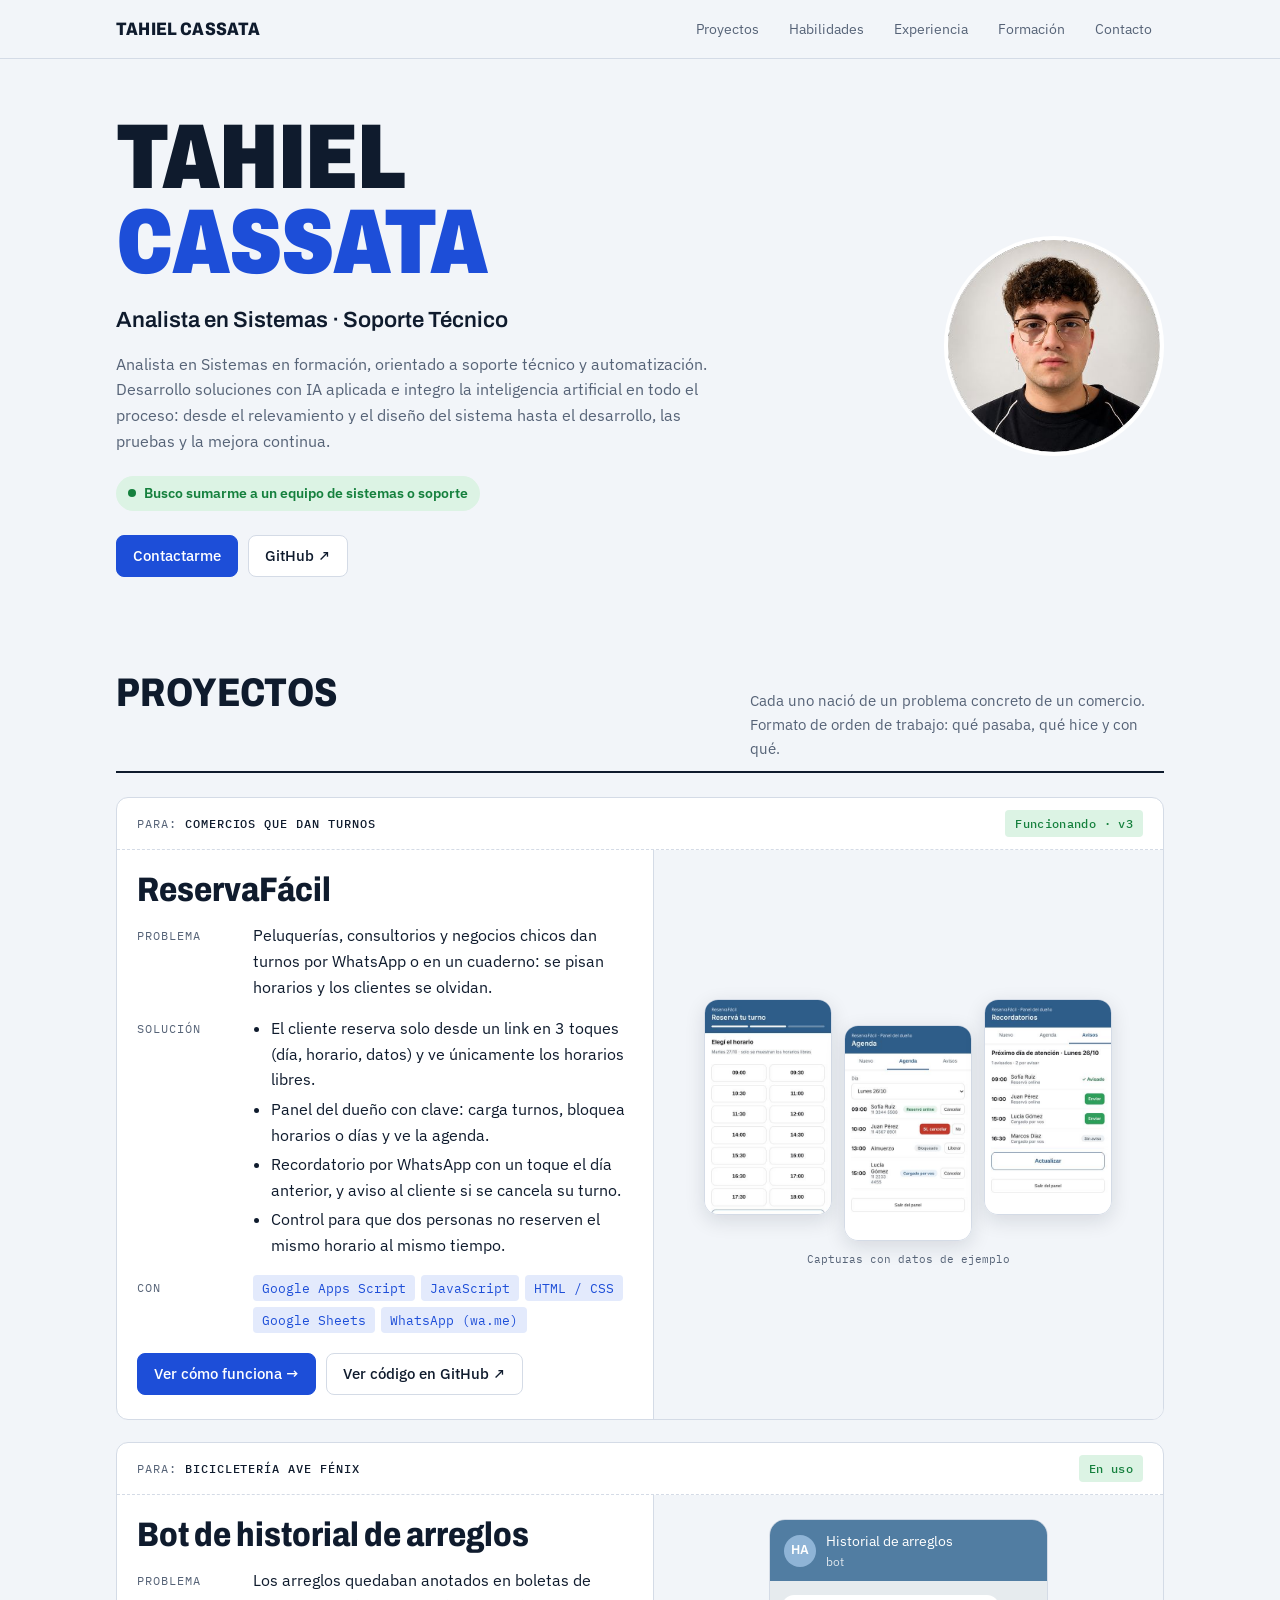
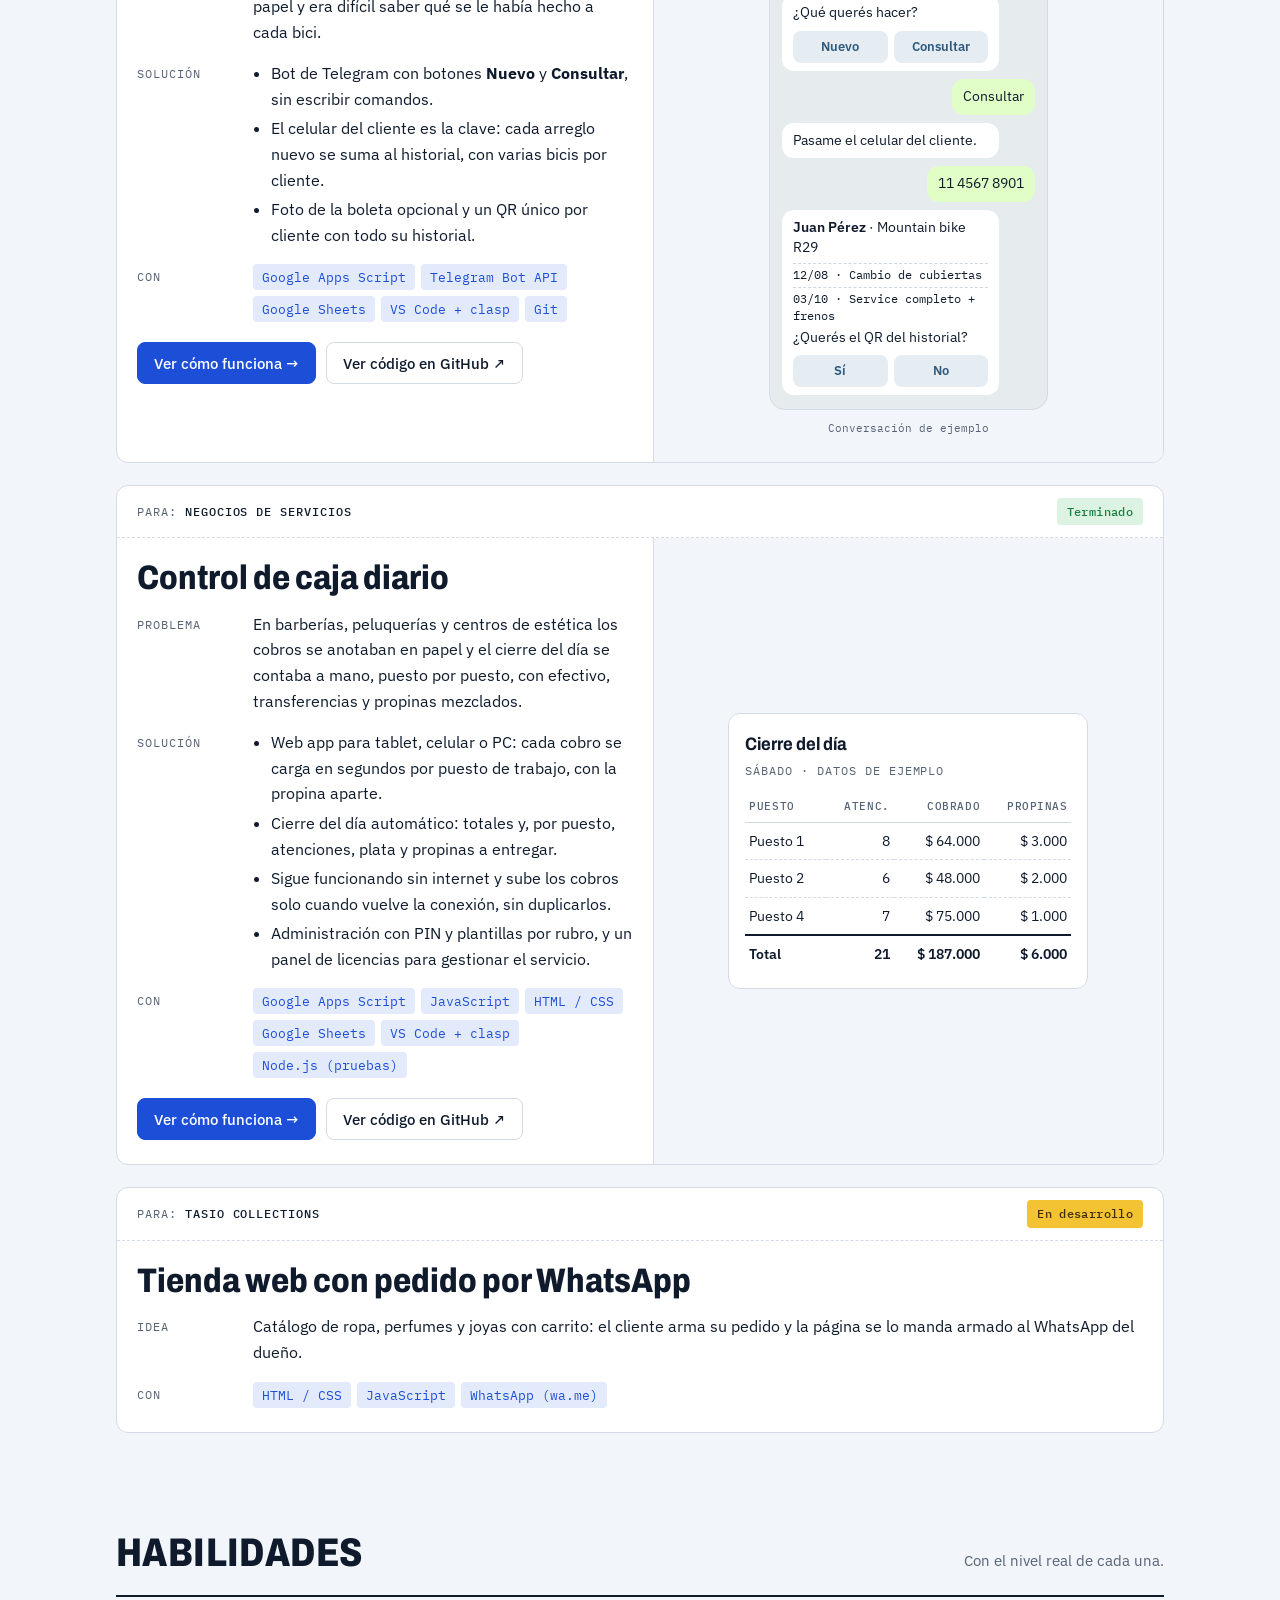
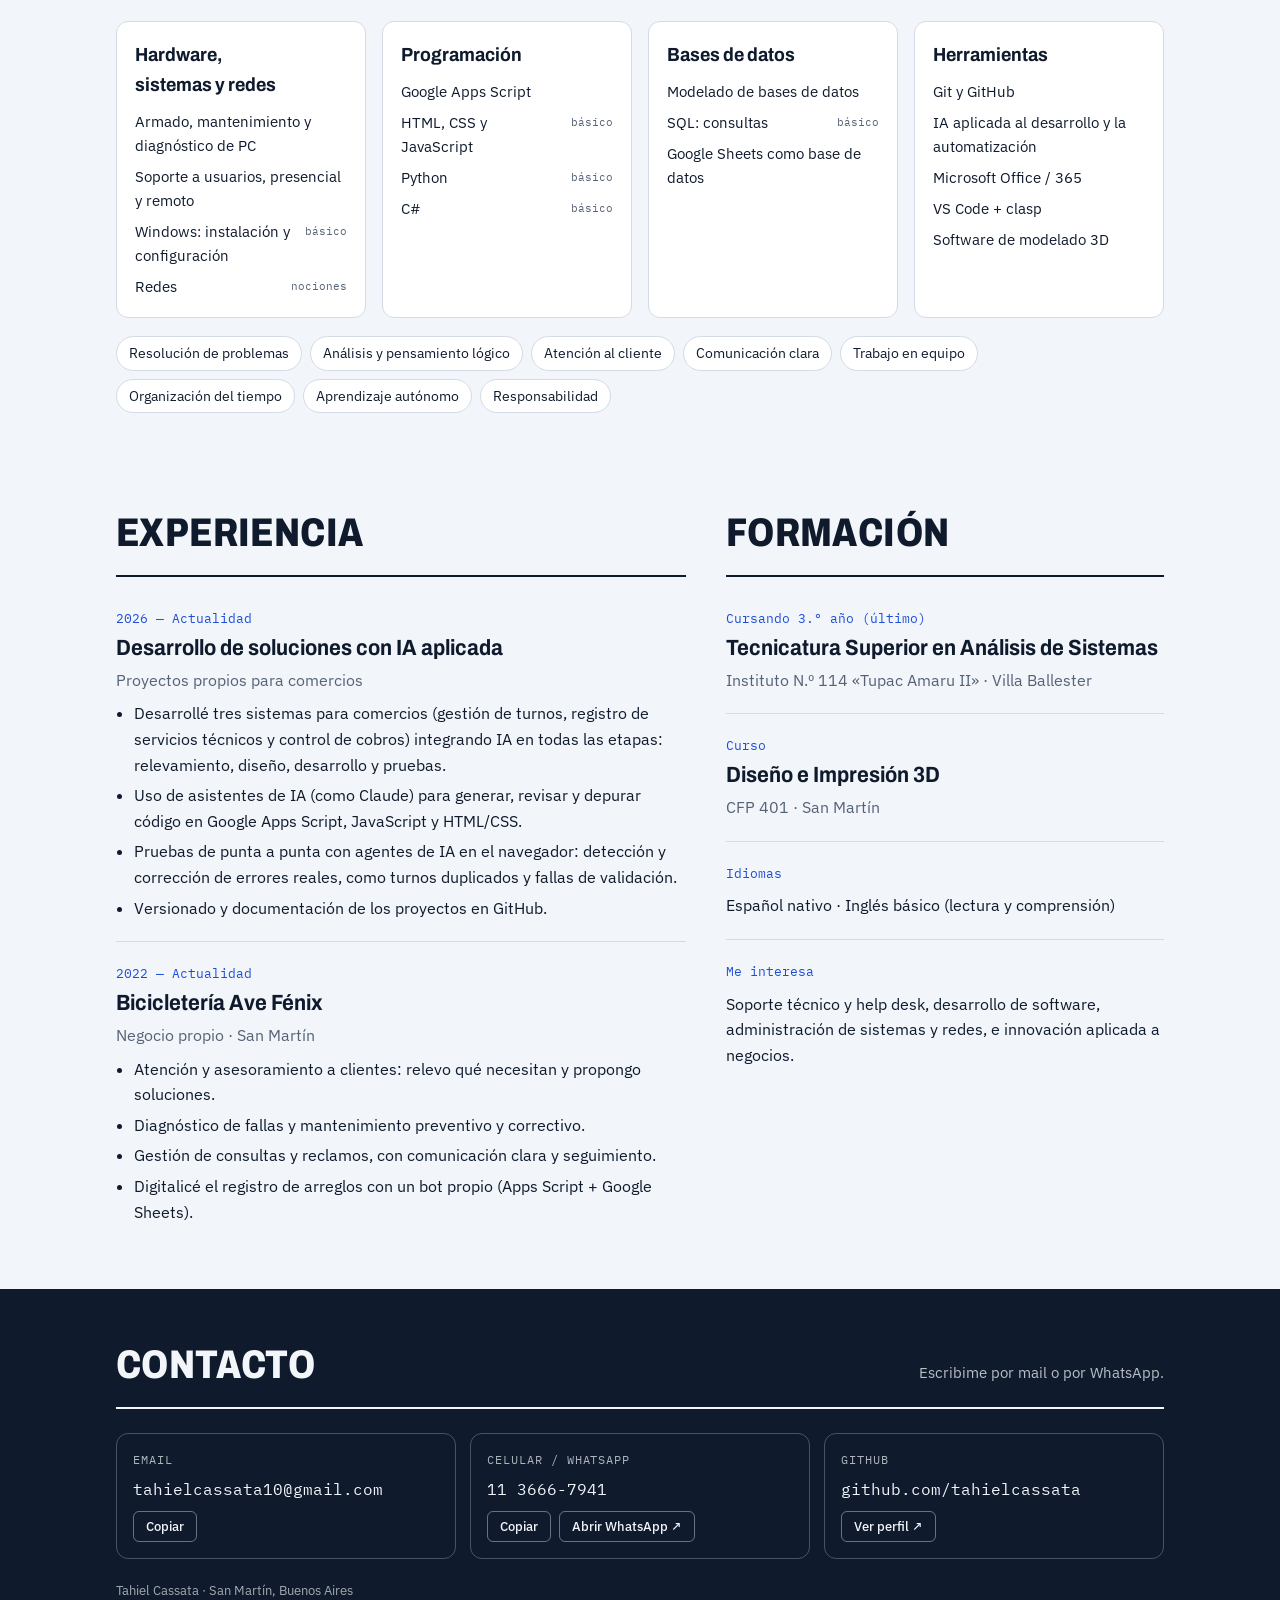
<file: index.html>
<!doctype html>
<html lang="es">
<head>
<meta charset="utf-8">
<meta name="viewport" content="width=device-width, initial-scale=1, viewport-fit=cover">
<meta name="description" content="Portfolio de Tahiel Cassata, Analista en Sistemas y Soporte Técnico. Proyectos con Google Apps Script, JavaScript y Google Sheets.">
<style>:root{padding-top:env(safe-area-inset-top,0px);padding-bottom:env(safe-area-inset-bottom,0px)}body{margin:0}img{max-width:100%}[hidden]{display:none!important}</style>
<title>Tahiel Cassata</title>
<meta name="claude:viewport-fit-sides" content="cover">
<link rel="preconnect" href="https://fonts.googleapis.com">
<link rel="preconnect" href="https://fonts.gstatic.com" crossorigin>
<link rel="stylesheet" href="https://fonts.googleapis.com/css2?family=Archivo:wdth,wght@75..125,500..900&family=IBM+Plex+Mono:wght@400;500&family=IBM+Plex+Sans:wght@400;500;600&display=swap">
<style>
/* Concepto: hoja de "orden de trabajo" de taller — cada proyecto es un problema real de un negocio de barrio resuelto con software. */
:root {
  --paper: #f2f5f9;
  --card: #ffffff;
  --ink: #0f1b2d;
  --muted: #566377;
  --line: #d4dbe6;
  --blue: #1d4ed8;
  --blue-soft: #e3eafc;
  --tag: #f3c333;
  --tag-ink: #3d2e00;
  --ok: #15803d;
  --ok-soft: #dcf3e4;
  --f-display: "Archivo", "Arial Narrow", "Helvetica Neue", Arial, sans-serif;
  --f-body: "IBM Plex Sans", "Segoe UI", Roboto, Helvetica, Arial, sans-serif;
  --f-mono: "IBM Plex Mono", ui-monospace, "Cascadia Mono", Consolas, monospace;
}
@media (prefers-color-scheme: dark) {
  :root:not([data-theme="light"]) {
    --paper: #0b121d; --card: #111b2a; --ink: #e7edf6; --muted: #97a4b8; --line: #243248;
    --blue: #7ea3ff; --blue-soft: #18284a; --tag: #f3c333; --tag-ink: #3d2e00; --ok: #4ade80; --ok-soft: #12301f;
    color-scheme: dark;
  }
}
:root[data-theme="dark"] {
  --paper: #0b121d; --card: #111b2a; --ink: #e7edf6; --muted: #97a4b8; --line: #243248;
  --blue: #7ea3ff; --blue-soft: #18284a; --tag: #f3c333; --tag-ink: #3d2e00; --ok: #4ade80; --ok-soft: #12301f;
  color-scheme: dark;
}
* { box-sizing: border-box; }
html { scroll-behavior: smooth; }
@media (prefers-reduced-motion: reduce) { html { scroll-behavior: auto; } }
body {
  background: var(--paper); color: var(--ink);
  font-family: var(--f-body); font-size: 16px; line-height: 1.6;
}
body::before { content: ""; position: fixed; inset: 0 0 auto; height: env(safe-area-inset-top, 0px); z-index: 10; background: var(--paper); }
a { color: var(--blue); }
a:focus-visible, button:focus-visible { outline: 2px solid var(--blue); outline-offset: 3px; border-radius: 4px; }
.wrap {
  max-width: 1080px; margin: 0 auto;
  padding-left: max(16px, env(safe-area-inset-left, 0px));
  padding-right: max(16px, env(safe-area-inset-right, 0px));
}
h1, h2, h3 { font-family: var(--f-display); text-wrap: balance; margin: 0; }
.mono { font-family: var(--f-mono); }
.label {
  font-family: var(--f-mono); font-size: 12px; letter-spacing: .08em; text-transform: uppercase; color: var(--muted);
}

/* ---------- barra ---------- */
.nav { position: sticky; top: env(safe-area-inset-top, 0px); z-index: 5; background: var(--paper); border-bottom: 1px solid var(--line); }
.nav .wrap { display: flex; align-items: center; justify-content: space-between; gap: 16px; padding-block: 12px; }
.nav b { font-family: var(--f-display); font-stretch: 85%; font-weight: 800; font-size: 18px; letter-spacing: .01em; }
.nav ul { display: flex; gap: 6px; list-style: none; margin: 0; padding: 0; font-size: 14px; }
.nav ul a { display: block; color: var(--muted); text-decoration: none; padding: 6px 12px; border-radius: 999px; white-space: nowrap; }
.nav ul a:hover { color: var(--ink); background: var(--blue-soft); }
.nav ul a.on { color: var(--blue); background: var(--blue-soft); font-weight: 600; }
section, #formacion { scroll-margin-top: 72px; }
@media (max-width: 700px) {
  .nav .wrap { flex-direction: column; align-items: stretch; gap: 8px; padding-block: 10px 8px; }
  .nav ul { overflow-x: auto; scrollbar-width: none; margin-inline: -4px; }
  .nav ul::-webkit-scrollbar { display: none; }
  .nav ul a { border: 1px solid var(--line); }
  section, #formacion { scroll-margin-top: 104px; }
}

/* ---------- portada ---------- */
.hero .wrap { display: grid; grid-template-columns: minmax(0, 1fr) auto; gap: 40px; align-items: center; padding-block: 56px 40px; }
.hero h1 {
  font-size: clamp(44px, 9vw, 92px); line-height: .92; font-weight: 900; font-stretch: 78%;
  letter-spacing: -.01em; text-transform: uppercase;
}
.hero h1 span { color: var(--blue); }
.rol { font-family: var(--f-display); font-stretch: 100%; font-weight: 600; font-size: clamp(18px, 2.4vw, 22px); margin: 18px 0 0; }
.hero p.intro { max-width: 60ch; color: var(--muted); margin: 14px 0 0; }
.disp { display: inline-flex; align-items: center; gap: 8px; margin-top: 22px; padding: 6px 12px; border-radius: 999px; background: var(--ok-soft); color: var(--ok); font-size: 14px; font-weight: 600; }
.disp::before { content: ""; width: 8px; height: 8px; border-radius: 50%; background: var(--ok); }
.foto { position: relative; width: 220px; }
.foto img { width: 220px; height: 220px; object-fit: cover; border-radius: 50%; border: 4px solid var(--card); display: block; }
.foto .chapa {
  position: absolute; right: -6px; bottom: 6px; transform: rotate(-6deg);
  background: var(--tag); color: var(--tag-ink); font-family: var(--f-mono); font-size: 12px; font-weight: 500;
  padding: 5px 10px; border-radius: 4px; letter-spacing: .04em;
}
@media (max-width: 720px) {
  .hero .wrap { grid-template-columns: 1fr; gap: 28px; padding-block: 36px 28px; }
  .foto { order: -1; width: 140px; }
  .foto img { width: 140px; height: 140px; }
}
.contacto-rapido { display: flex; flex-wrap: wrap; gap: 10px; margin-top: 24px; }
.btn {
  display: inline-flex; align-items: center; gap: 8px; min-height: 42px; padding: 0 16px; border-radius: 8px;
  font: 500 15px var(--f-body); text-decoration: none; cursor: pointer; border: 1.5px solid var(--line); background: var(--card); color: var(--ink);
}
.btn.prim { background: var(--blue); border-color: var(--blue); color: var(--card); }
.btn:hover { border-color: var(--blue); }

/* ---------- secciones ---------- */
section { padding-block: 44px; }
.sec-head { display: flex; align-items: baseline; justify-content: space-between; gap: 16px; flex-wrap: wrap; margin-bottom: 24px; border-bottom: 2px solid var(--ink); padding-bottom: 10px; }
.sec-head h2 { font-size: clamp(28px, 4.4vw, 40px); font-weight: 800; font-stretch: 82%; text-transform: uppercase; letter-spacing: .01em; }
.sec-head p { margin: 0; color: var(--muted); font-size: 15px; max-width: 46ch; }

/* ---------- órdenes de trabajo ---------- */
.ot { background: var(--card); border: 1px solid var(--line); border-radius: 12px; overflow: hidden; }
.ot + .ot { margin-top: 22px; }
.ot-top { display: flex; justify-content: space-between; align-items: center; gap: 12px; flex-wrap: wrap; padding: 12px 20px; border-bottom: 1px dashed var(--line); }
.ot-top .label b { color: var(--ink); font-weight: 500; }
.estado { font-family: var(--f-mono); font-size: 12px; font-weight: 500; padding: 4px 10px; border-radius: 4px; letter-spacing: .03em; }
.estado.ok { background: var(--ok-soft); color: var(--ok); }
.estado.dev { background: var(--tag); color: var(--tag-ink); }
.ot-body { display: grid; grid-template-columns: minmax(0, 1.05fr) minmax(0, 1fr); }
.ot-txt { padding: 22px 20px 24px; display: flex; flex-direction: column; gap: 16px; min-width: 0; }
.ot-txt h3 { font-size: clamp(26px, 3.4vw, 34px); font-weight: 800; font-stretch: 85%; line-height: 1.05; }
.campo { display: grid; grid-template-columns: 104px minmax(0, 1fr); gap: 12px; }
.campo .label { padding-top: 3px; }
.campo p { margin: 0; }
.campo ul { margin: 0; padding-left: 18px; }
.campo li + li { margin-top: 4px; }
.stack { display: flex; flex-wrap: wrap; gap: 6px; }
.stack span { font-family: var(--f-mono); font-size: 12.5px; padding: 3px 9px; border-radius: 4px; background: var(--blue-soft); color: var(--blue); }
.links { display: flex; flex-wrap: wrap; gap: 10px; margin-top: 4px; }
.ot-vis { background: var(--paper); border-left: 1px solid var(--line); padding: 24px 20px; display: flex; align-items: center; justify-content: center; min-width: 0; }
@media (max-width: 860px) {
  .ot-body { grid-template-columns: 1fr; }
  .ot-vis { border-left: 0; border-top: 1px solid var(--line); }
}
@media (max-width: 460px) { .campo { grid-template-columns: 1fr; gap: 2px; } }
.ej { display: block; text-align: center; margin-top: 10px; font-family: var(--f-mono); font-size: 11px; color: var(--muted); }

/* capturas reservafácil */
.telefonos { display: flex; gap: 12px; justify-content: center; align-items: flex-start; flex-wrap: wrap; }
.telefonos { flex-wrap: nowrap; }
.telefonos img { width: 128px; max-width: 100%; border-radius: 14px; border: 1px solid var(--line); box-shadow: 0 6px 20px rgba(15, 27, 45, .12); }
.telefonos img:nth-child(2) { margin-top: 26px; }
@media (max-width: 520px) { .telefonos { gap: 8px; } .telefonos img { width: calc(33% - 6px); } .telefonos img:nth-child(2) { margin-top: 14px; } }

/* chat telegram */
.chat { width: 100%; max-width: 330px; background: #e6ebee; border-radius: 16px; overflow: hidden; border: 1px solid var(--line); font-size: 14px; color: #0f1b2d; }
.chat-h { background: #517da2; color: #fff; padding: 10px 14px; display: flex; gap: 10px; align-items: center; }
.chat-h i { width: 32px; height: 32px; border-radius: 50%; background: #8fb4d6; display: grid; place-items: center; font-style: normal; font-weight: 600; font-size: 13px; }
.chat-h small { display: block; opacity: .8; font-size: 12px; }
.chat-b { padding: 14px 12px; display: flex; flex-direction: column; gap: 8px; }
.m { max-width: 86%; padding: 8px 11px; border-radius: 12px; line-height: 1.4; background: #fff; }
.m.yo { align-self: flex-end; background: #e1fec6; }
.m b { font-weight: 600; }
.botones { display: grid; grid-template-columns: 1fr 1fr; gap: 6px; }
.botones span { background: rgba(81, 125, 162, .14); color: #2e5a80; text-align: center; padding: 7px; border-radius: 8px; font-weight: 600; font-size: 13px; }
.hist { margin: 6px 0 0; padding: 0; list-style: none; font-family: var(--f-mono); font-size: 12px; }
.hist li { padding: 3px 0; border-top: 1px dashed #cfd8df; }

/* cierre de caja */
.cierre { width: 100%; max-width: 360px; background: var(--card); border: 1px solid var(--line); border-radius: 12px; padding: 16px; }
.cierre h4 { margin: 0 0 2px; font-family: var(--f-display); font-stretch: 90%; font-size: 18px; }
.cierre .label { display: block; margin-bottom: 12px; }
.tabla { overflow-x: auto; }
.cierre table { width: 100%; border-collapse: collapse; font-size: 14px; font-variant-numeric: tabular-nums; }
.cierre th { text-align: left; font-family: var(--f-mono); font-size: 11px; font-weight: 500; color: var(--muted); text-transform: uppercase; letter-spacing: .05em; padding: 6px 4px; border-bottom: 1px solid var(--line); }
.cierre td { padding: 7px 4px; border-bottom: 1px dashed var(--line); }
.cierre td.n, .cierre th.n { text-align: right; white-space: nowrap; }
@media (max-width: 420px) { .cierre table { font-size: 12.5px; } .cierre { padding: 12px; } }
.cierre tfoot td { font-weight: 600; border-bottom: 0; border-top: 2px solid var(--ink); }

/* tarjeta chica */
.ot.chica .ot-body { grid-template-columns: 1fr; }

/* ---------- habilidades ---------- */
.skills { display: grid; grid-template-columns: repeat(auto-fit, minmax(230px, 1fr)); gap: 16px; }
.grupo { background: var(--card); border: 1px solid var(--line); border-radius: 12px; padding: 18px; }
.grupo h3 { font-size: 19px; font-weight: 700; font-stretch: 92%; margin-bottom: 10px; }
.grupo ul { list-style: none; margin: 0; padding: 0; display: flex; flex-direction: column; gap: 7px; }
.grupo li { display: flex; justify-content: space-between; gap: 10px; font-size: 15px; }
.nivel { font-family: var(--f-mono); font-size: 11px; color: var(--muted); white-space: nowrap; padding-top: 3px; }
.blandas { display: flex; flex-wrap: wrap; gap: 8px; margin-top: 18px; }
.blandas span { border: 1px solid var(--line); border-radius: 999px; padding: 5px 12px; font-size: 14px; background: var(--card); }

/* ---------- experiencia / formación ---------- */
.dos { display: grid; grid-template-columns: minmax(0, 1.3fr) minmax(0, 1fr); gap: 40px; }
@media (max-width: 820px) { .dos { grid-template-columns: 1fr; gap: 8px; } }
.item { padding: 4px 0 20px; }
.item + .item { border-top: 1px solid var(--line); padding-top: 18px; }
.item h3 { font-size: 22px; font-weight: 700; font-stretch: 90%; }
.item .cuando { font-family: var(--f-mono); font-size: 13px; color: var(--blue); }
.item p, .item ul { margin: 8px 0 0; color: var(--ink); }
.item ul { padding-left: 18px; }
.item li + li { margin-top: 5px; }
.item .sub { color: var(--muted); margin-top: 2px; }

/* ---------- contacto ---------- */
.contacto { background: var(--ink); color: var(--paper); }
.contacto .sec-head { border-color: var(--paper); }
.contacto .sec-head p { color: var(--paper); opacity: .75; }
.datos { display: grid; grid-template-columns: repeat(auto-fit, minmax(240px, 1fr)); gap: 14px; }
.dato { border: 1px solid color-mix(in srgb, var(--paper) 25%, transparent); border-radius: 12px; padding: 16px; display: flex; flex-direction: column; gap: 8px; min-width: 0; }
.dato .label { color: var(--paper); opacity: .7; }
.dato .val { font-family: var(--f-mono); font-size: 16px; overflow-wrap: anywhere; user-select: all; }
.dato .acc { display: flex; gap: 8px; flex-wrap: wrap; }
.dato button, .dato a.mini {
  font: 500 13px var(--f-body); padding: 6px 12px; border-radius: 6px; cursor: pointer; text-decoration: none;
  background: transparent; color: var(--paper); border: 1px solid color-mix(in srgb, var(--paper) 40%, transparent);
}
.dato button:hover, .dato a.mini:hover { background: color-mix(in srgb, var(--paper) 12%, transparent); }
footer { padding-block: 22px 30px; font-size: 13px; opacity: .65; }
</style>
</head>
<body>


<nav class="nav" aria-label="Secciones">
  <div class="wrap">
    <b>TAHIEL CASSATA</b>
    <ul>
      <li><a href="#proyectos">Proyectos</a></li>
      <li><a href="#habilidades">Habilidades</a></li>
      <li><a href="#experiencia">Experiencia</a></li>
      <li><a href="#formacion">Formación</a></li>
      <li><a href="#contacto">Contacto</a></li>
    </ul>
  </div>
</nav>

<header class="hero">
  <div class="wrap">
    <div>
      <h1>Tahiel<br><span>Cassata</span></h1>
      <p class="rol">Analista en Sistemas · Soporte Técnico</p>
      <p class="intro">Analista en Sistemas en formación, orientado a soporte técnico y automatización. Desarrollo soluciones con IA aplicada e integro la inteligencia artificial en todo el proceso: desde el relevamiento y el diseño del sistema hasta el desarrollo, las pruebas y la mejora continua.</p>
      <span class="disp">Busco sumarme a un equipo de sistemas o soporte</span>
      <div class="contacto-rapido">
        <a class="btn prim" href="#contacto">Contactarme</a>
        <a class="btn" href="https://github.com/tahielcassata" target="_blank" rel="noopener">GitHub ↗</a>
      </div>
    </div>
    <div class="foto">
      <img src="[data-uri]" alt="Foto de Tahiel Cassata">
    </div>
  </div>
</header>

<section id="proyectos">
  <div class="wrap">
    <div class="sec-head">
      <h2>Proyectos</h2>
      <p>Cada uno nació de un problema concreto de un comercio. Formato de orden de trabajo: qué pasaba, qué hice y con qué.</p>
    </div>

    <!-- ReservaFácil -->
    <article class="ot">
      <div class="ot-top">
        <span class="label">Para: <b>comercios que dan turnos</b></span>
        <span class="estado ok">Funcionando · v3</span>
      </div>
      <div class="ot-body">
        <div class="ot-txt">
          <h3>ReservaFácil</h3>
          <div class="campo"><span class="label">Problema</span><p>Peluquerías, consultorios y negocios chicos dan turnos por WhatsApp o en un cuaderno: se pisan horarios y los clientes se olvidan.</p></div>
          <div class="campo"><span class="label">Solución</span>
            <ul>
              <li>El cliente reserva solo desde un link en 3 toques (día, horario, datos) y ve únicamente los horarios libres.</li>
              <li>Panel del dueño con clave: carga turnos, bloquea horarios o días y ve la agenda.</li>
              <li>Recordatorio por WhatsApp con un toque el día anterior, y aviso al cliente si se cancela su turno.</li>
              <li>Control para que dos personas no reserven el mismo horario al mismo tiempo.</li>
            </ul>
          </div>
          <div class="campo"><span class="label">Con</span><div class="stack"><span>Google Apps Script</span><span>JavaScript</span><span>HTML / CSS</span><span>Google Sheets</span><span>WhatsApp (wa.me)</span></div></div>
          <div class="links"><a class="btn prim" href="reservafacil.html">Ver cómo funciona →</a><a class="btn" href="https://github.com/tahielcassata/reservafacil" target="_blank" rel="noopener">Ver código en GitHub ↗</a></div>
        </div>
        <div class="ot-vis">
          <div>
            <div class="telefonos">
              <img src="[data-uri]" alt="Pantalla del cliente eligiendo horario">
              <img src="[data-uri]" alt="Agenda del panel del dueño">
              <img src="[data-uri]" alt="Lista de recordatorios por WhatsApp">
            </div>
            <span class="ej">Capturas con datos de ejemplo</span>
          </div>
        </div>
      </div>
    </article>

    <!-- Bot de arreglos -->
    <article class="ot">
      <div class="ot-top">
        <span class="label">Para: <b>Bicicletería Ave Fénix</b></span>
        <span class="estado ok">En uso</span>
      </div>
      <div class="ot-body">
        <div class="ot-txt">
          <h3>Bot de historial de arreglos</h3>
          <div class="campo"><span class="label">Problema</span><p>Los arreglos quedaban anotados en boletas de papel y era difícil saber qué se le había hecho a cada bici.</p></div>
          <div class="campo"><span class="label">Solución</span>
            <ul>
              <li>Bot de Telegram con botones <b>Nuevo</b> y <b>Consultar</b>, sin escribir comandos.</li>
              <li>El celular del cliente es la clave: cada arreglo nuevo se suma al historial, con varias bicis por cliente.</li>
              <li>Foto de la boleta opcional y un QR único por cliente con todo su historial.</li>
            </ul>
          </div>
          <div class="campo"><span class="label">Con</span><div class="stack"><span>Google Apps Script</span><span>Telegram Bot API</span><span>Google Sheets</span><span>VS Code + clasp</span><span>Git</span></div></div>
          <div class="links"><a class="btn prim" href="bot-arreglos.html">Ver cómo funciona →</a><a class="btn" href="https://github.com/tahielcassata/bot-historial-arreglos" target="_blank" rel="noopener">Ver código en GitHub ↗</a></div>
        </div>
        <div class="ot-vis">
          <div>
            <div class="chat" role="img" aria-label="Ejemplo de conversación con el bot consultando el historial de un cliente">
              <div class="chat-h"><i>HA</i><div>Historial de arreglos<small>bot</small></div></div>
              <div class="chat-b">
                <div class="m">¿Qué querés hacer?
                  <div class="botones" style="margin-top:8px"><span>Nuevo</span><span>Consultar</span></div>
                </div>
                <div class="m yo">Consultar</div>
                <div class="m">Pasame el celular del cliente.</div>
                <div class="m yo">11 4567 8901</div>
                <div class="m"><b>Juan Pérez</b> · Mountain bike R29
                  <ul class="hist">
                    <li>12/08 · Cambio de cubiertas</li>
                    <li>03/10 · Service completo + frenos</li>
                  </ul>
                  ¿Querés el QR del historial?
                  <div class="botones" style="margin-top:8px"><span>Sí</span><span>No</span></div>
                </div>
              </div>
            </div>
            <span class="ej">Conversación de ejemplo</span>
          </div>
        </div>
      </div>
    </article>

    <!-- Control de caja diario -->
    <article class="ot">
      <div class="ot-top">
        <span class="label">Para: <b>negocios de servicios</b></span>
        <span class="estado ok">Terminado</span>
      </div>
      <div class="ot-body">
        <div class="ot-txt">
          <h3>Control de caja diario</h3>
          <div class="campo"><span class="label">Problema</span><p>En barberías, peluquerías y centros de estética los cobros se anotaban en papel y el cierre del día se contaba a mano, puesto por puesto, con efectivo, transferencias y propinas mezclados.</p></div>
          <div class="campo"><span class="label">Solución</span>
            <ul>
              <li>Web app para tablet, celular o PC: cada cobro se carga en segundos por puesto de trabajo, con la propina aparte.</li>
              <li>Cierre del día automático: totales y, por puesto, atenciones, plata y propinas a entregar.</li>
              <li>Sigue funcionando sin internet y sube los cobros solo cuando vuelve la conexión, sin duplicarlos.</li>
              <li>Administración con PIN y plantillas por rubro, y un panel de licencias para gestionar el servicio.</li>
            </ul>
          </div>
          <div class="campo"><span class="label">Con</span><div class="stack"><span>Google Apps Script</span><span>JavaScript</span><span>HTML / CSS</span><span>Google Sheets</span><span>VS Code + clasp</span><span>Node.js (pruebas)</span></div></div>
          <div class="links"><a class="btn prim" href="control-de-caja-diario.html">Ver cómo funciona →</a><a class="btn" href="https://github.com/tahielcassata/control-de-caja-diario" target="_blank" rel="noopener">Ver código en GitHub ↗</a></div>
        </div>
        <div class="ot-vis">
          <div class="cierre">
            <h4>Cierre del día</h4>
            <span class="label">Sábado · datos de ejemplo</span>
            <div class="tabla">
              <table>
                <thead><tr><th>Puesto</th><th class="n">Atenc.</th><th class="n">Cobrado</th><th class="n">Propinas</th></tr></thead>
                <tbody>
                  <tr><td>Puesto 1</td><td class="n">8</td><td class="n">$ 64.000</td><td class="n">$ 3.000</td></tr>
                  <tr><td>Puesto 2</td><td class="n">6</td><td class="n">$ 48.000</td><td class="n">$ 2.000</td></tr>
                  <tr><td>Puesto 4</td><td class="n">7</td><td class="n">$ 75.000</td><td class="n">$ 1.000</td></tr>
                </tbody>
                <tfoot><tr><td>Total</td><td class="n">21</td><td class="n">$ 187.000</td><td class="n">$ 6.000</td></tr></tfoot>
              </table>
            </div>
          </div>
        </div>
      </div>
    </article>

    <!-- Tasio -->
    <article class="ot chica">
      <div class="ot-top">
        <span class="label">Para: <b>Tasio Collections</b></span>
        <span class="estado dev">En desarrollo</span>
      </div>
      <div class="ot-body">
        <div class="ot-txt">
          <h3>Tienda web con pedido por WhatsApp</h3>
          <div class="campo"><span class="label">Idea</span><p>Catálogo de ropa, perfumes y joyas con carrito: el cliente arma su pedido y la página se lo manda armado al WhatsApp del dueño.</p></div>
          <div class="campo"><span class="label">Con</span><div class="stack"><span>HTML / CSS</span><span>JavaScript</span><span>WhatsApp (wa.me)</span></div></div>
        </div>
      </div>
    </article>
  </div>
</section>

<section id="habilidades">
  <div class="wrap">
    <div class="sec-head">
      <h2>Habilidades</h2>
      <p>Con el nivel real de cada una.</p>
    </div>
    <div class="skills">
      <div class="grupo">
        <h3>Hardware, sistemas y redes</h3>
        <ul>
          <li>Armado, mantenimiento y diagnóstico de PC</li>
          <li>Soporte a usuarios, presencial y remoto</li>
          <li>Windows: instalación y configuración <span class="nivel">básico</span></li>
          <li>Redes <span class="nivel">nociones</span></li>
        </ul>
      </div>
      <div class="grupo">
        <h3>Programación</h3>
        <ul>
          <li>Google Apps Script</li>
          <li>HTML, CSS y JavaScript <span class="nivel">básico</span></li>
          <li>Python <span class="nivel">básico</span></li>
          <li>C# <span class="nivel">básico</span></li>
        </ul>
      </div>
      <div class="grupo">
        <h3>Bases de datos</h3>
        <ul>
          <li>Modelado de bases de datos</li>
          <li>SQL: consultas <span class="nivel">básico</span></li>
          <li>Google Sheets como base de datos</li>
        </ul>
      </div>
      <div class="grupo">
        <h3>Herramientas</h3>
        <ul>
          <li>Git y GitHub</li>
          <li>IA aplicada al desarrollo y la automatización</li>
          <li>Microsoft Office / 365</li>
          <li>VS Code + clasp</li>
          <li>Software de modelado 3D</li>
        </ul>
      </div>
    </div>
    <div class="blandas" aria-label="Habilidades blandas">
      <span>Resolución de problemas</span><span>Análisis y pensamiento lógico</span><span>Atención al cliente</span><span>Comunicación clara</span><span>Trabajo en equipo</span><span>Organización del tiempo</span><span>Aprendizaje autónomo</span><span>Responsabilidad</span>
    </div>
  </div>
</section>

<section id="experiencia">
  <div class="wrap dos">
    <div>
      <div class="sec-head"><h2>Experiencia</h2></div>
      <div class="item">
        <span class="cuando">2026 — Actualidad</span>
        <h3>Desarrollo de soluciones con IA aplicada</h3>
        <p class="sub">Proyectos propios para comercios</p>
        <ul>
          <li>Desarrollé tres sistemas para comercios (gestión de turnos, registro de servicios técnicos y control de cobros) integrando IA en todas las etapas: relevamiento, diseño, desarrollo y pruebas.</li>
          <li>Uso de asistentes de IA (como Claude) para generar, revisar y depurar código en Google Apps Script, JavaScript y HTML/CSS.</li>
          <li>Pruebas de punta a punta con agentes de IA en el navegador: detección y corrección de errores reales, como turnos duplicados y fallas de validación.</li>
          <li>Versionado y documentación de los proyectos en GitHub.</li>
        </ul>
      </div>
      <div class="item">
        <span class="cuando">2022 — Actualidad</span>
        <h3>Bicicletería Ave Fénix</h3>
        <p class="sub">Negocio propio · San Martín</p>
        <ul>
          <li>Atención y asesoramiento a clientes: relevo qué necesitan y propongo soluciones.</li>
          <li>Diagnóstico de fallas y mantenimiento preventivo y correctivo.</li>
          <li>Gestión de consultas y reclamos, con comunicación clara y seguimiento.</li>
          <li>Digitalicé el registro de arreglos con un bot propio (Apps Script + Google Sheets).</li>
        </ul>
      </div>
    </div>
    <div id="formacion">
      <div class="sec-head"><h2>Formación</h2></div>
      <div class="item">
        <span class="cuando">Cursando 3.º año (último)</span>
        <h3>Tecnicatura Superior en Análisis de Sistemas</h3>
        <p class="sub">Instituto N.º 114 «Tupac Amaru II» · Villa Ballester</p>
      </div>
      <div class="item">
        <span class="cuando">Curso</span>
        <h3>Diseño e Impresión 3D</h3>
        <p class="sub">CFP 401 · San Martín</p>
      </div>
      <div class="item">
        <span class="cuando">Idiomas</span>
        <p>Español nativo · Inglés básico (lectura y comprensión)</p>
      </div>
      <div class="item">
        <span class="cuando">Me interesa</span>
        <p>Soporte técnico y help desk, desarrollo de software, administración de sistemas y redes, e innovación aplicada a negocios.</p>
      </div>
    </div>
  </div>
</section>

<section id="contacto" class="contacto">
  <div class="wrap">
    <div class="sec-head">
      <h2>Contacto</h2>
      <p>Escribime por mail o por WhatsApp.</p>
    </div>
    <div class="datos">
      <div class="dato">
        <span class="label">Email</span>
        <span class="val" id="v-mail">tahielcassata10@gmail.com</span>
        <div class="acc"><button type="button" data-copiar="v-mail">Copiar</button></div>
      </div>
      <div class="dato">
        <span class="label">Celular / WhatsApp</span>
        <span class="val" id="v-tel">11 3666-7941</span>
        <div class="acc"><button type="button" data-copiar="v-tel">Copiar</button><a class="mini" href="https://wa.me/5491136667941" target="_blank" rel="noopener">Abrir WhatsApp ↗</a></div>
      </div>
      <div class="dato">
        <span class="label">GitHub</span>
        <span class="val" id="v-git">github.com/tahielcassata</span>
        <div class="acc"><a class="mini" href="https://github.com/tahielcassata" target="_blank" rel="noopener">Ver perfil ↗</a></div>
      </div>
    </div>
  </div>
  <footer class="wrap">Tahiel Cassata · San Martín, Buenos Aires</footer>
</section>

<script>
  (function () {
    var links = document.querySelectorAll('.nav ul a');
    var ids = Array.prototype.map.call(links, function (a) { return a.getAttribute('href').slice(1); });
    function marcar() {
      var y = window.scrollY + 140, actual = '';
      ids.forEach(function (id) { var el = document.getElementById(id); if (el && el.getBoundingClientRect().top + window.scrollY <= y) actual = id; });
      if (window.innerHeight + window.scrollY >= document.documentElement.scrollHeight - 4) actual = 'contacto';
      links.forEach(function (a) {
        var on = a.getAttribute('href') === '#' + actual;
        a.classList.toggle('on', on);
        if (on && a.parentNode.parentNode.scrollWidth > a.parentNode.parentNode.clientWidth) a.scrollIntoView({ block: 'nearest', inline: 'center' });
      });
    }
    window.addEventListener('scroll', marcar, { passive: true });
    marcar();

    // Saltos a secciones hechos con código: funcionan también dentro de visores que ignoran los #anclas
    var reduce = window.matchMedia && matchMedia('(prefers-reduced-motion: reduce)').matches;
    function irA(id) {
      var el = document.getElementById(id);
      if (!el) return;
      el.scrollIntoView({ behavior: reduce ? 'auto' : 'smooth', block: 'start' });
    }
    document.addEventListener('click', function (e) {
      var a = e.target.closest('a[href^="#"]');
      if (!a) return;
      var id = a.getAttribute('href').slice(1);
      if (!id || !document.getElementById(id)) return;
      e.preventDefault();
      irA(id);
    });
    if (location.hash && /^#[\w-]+$/.test(location.hash)) setTimeout(function () { irA(location.hash.slice(1)); }, 150);
  })();
  document.querySelectorAll('[data-copiar]').forEach(function (b) {
    b.addEventListener('click', function () {
      var el = document.getElementById(b.getAttribute('data-copiar'));
      var texto = el.textContent.trim();
      var listo = function () { var t = b.textContent; b.textContent = 'Copiado'; setTimeout(function () { b.textContent = t; }, 1500); };
      var marcar = function () { var r = document.createRange(); r.selectNodeContents(el); var s = getSelection(); s.removeAllRanges(); s.addRange(r); b.textContent = 'Seleccionado'; setTimeout(function () { b.textContent = 'Copiar'; }, 1500); };
      try { navigator.clipboard.writeText(texto).then(listo, marcar); } catch (e) { marcar(); }
    });
  });
</script>

</body>
</html>
</file>
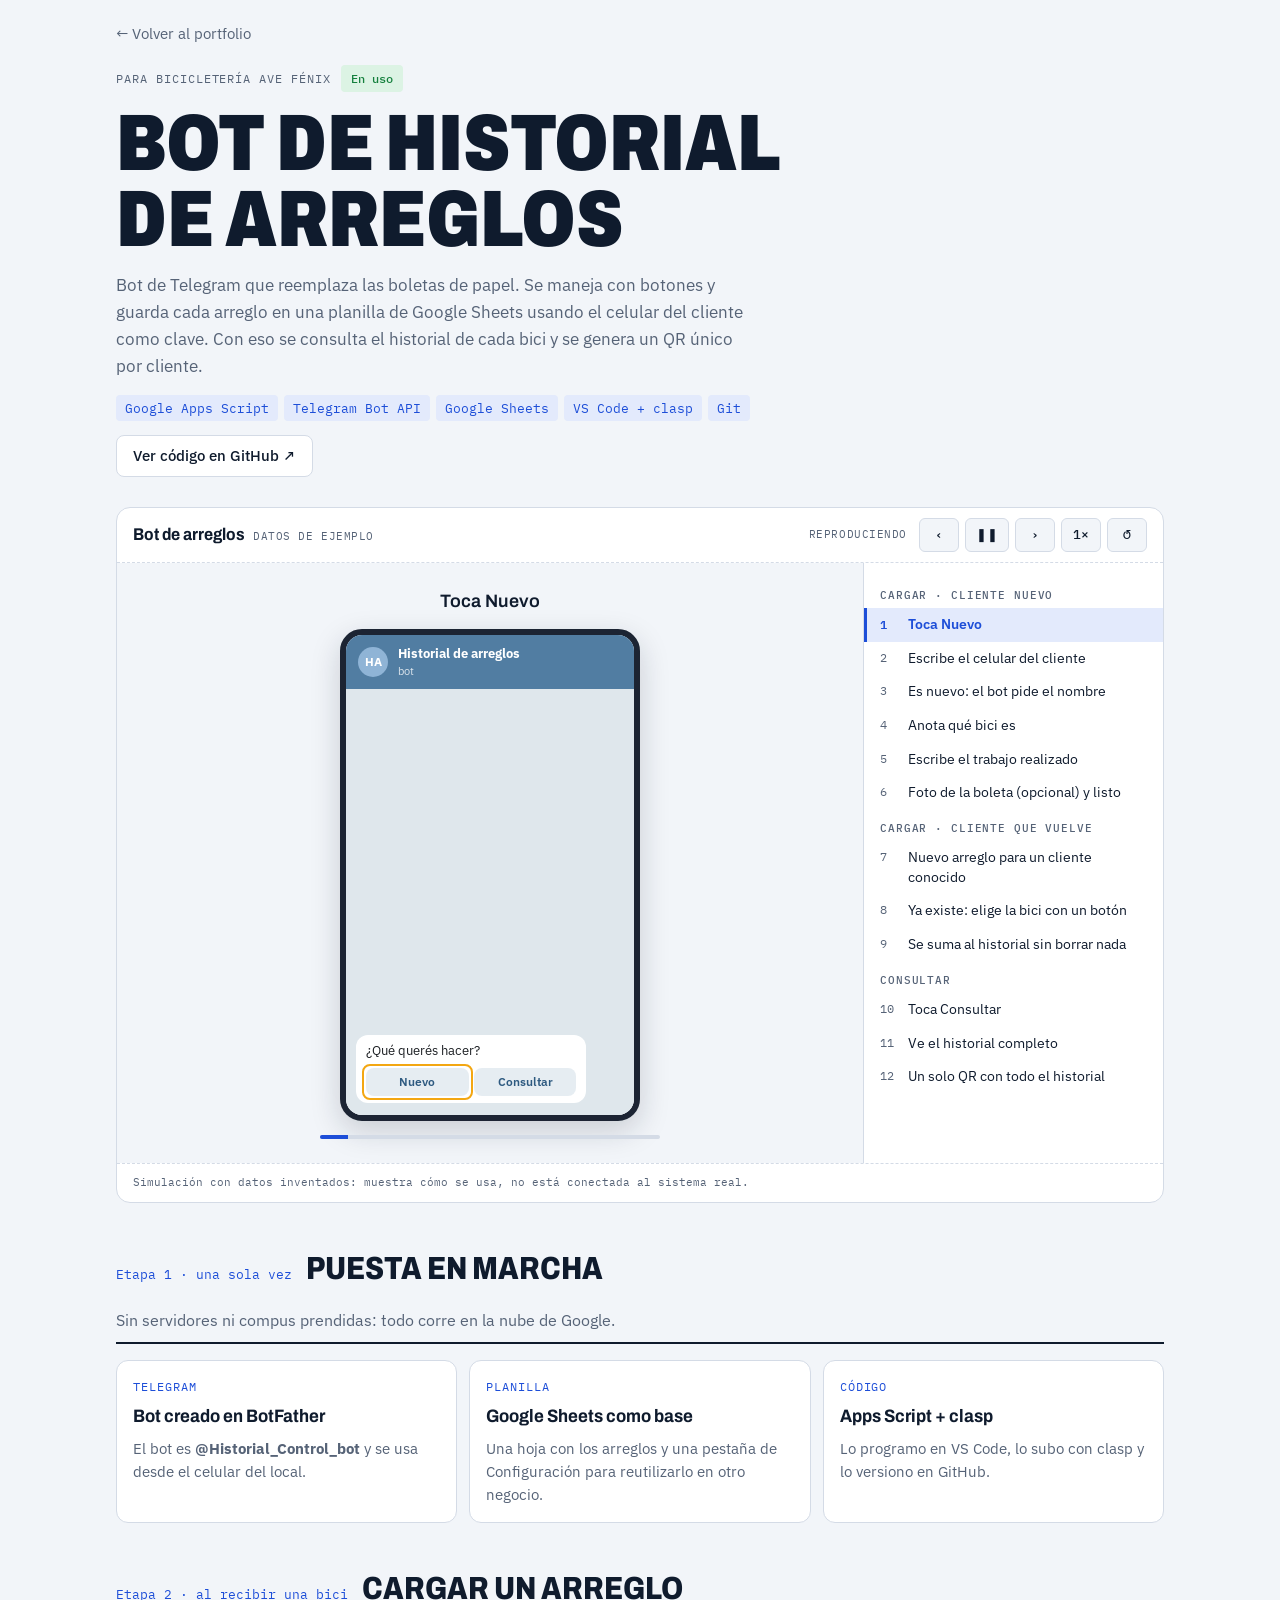
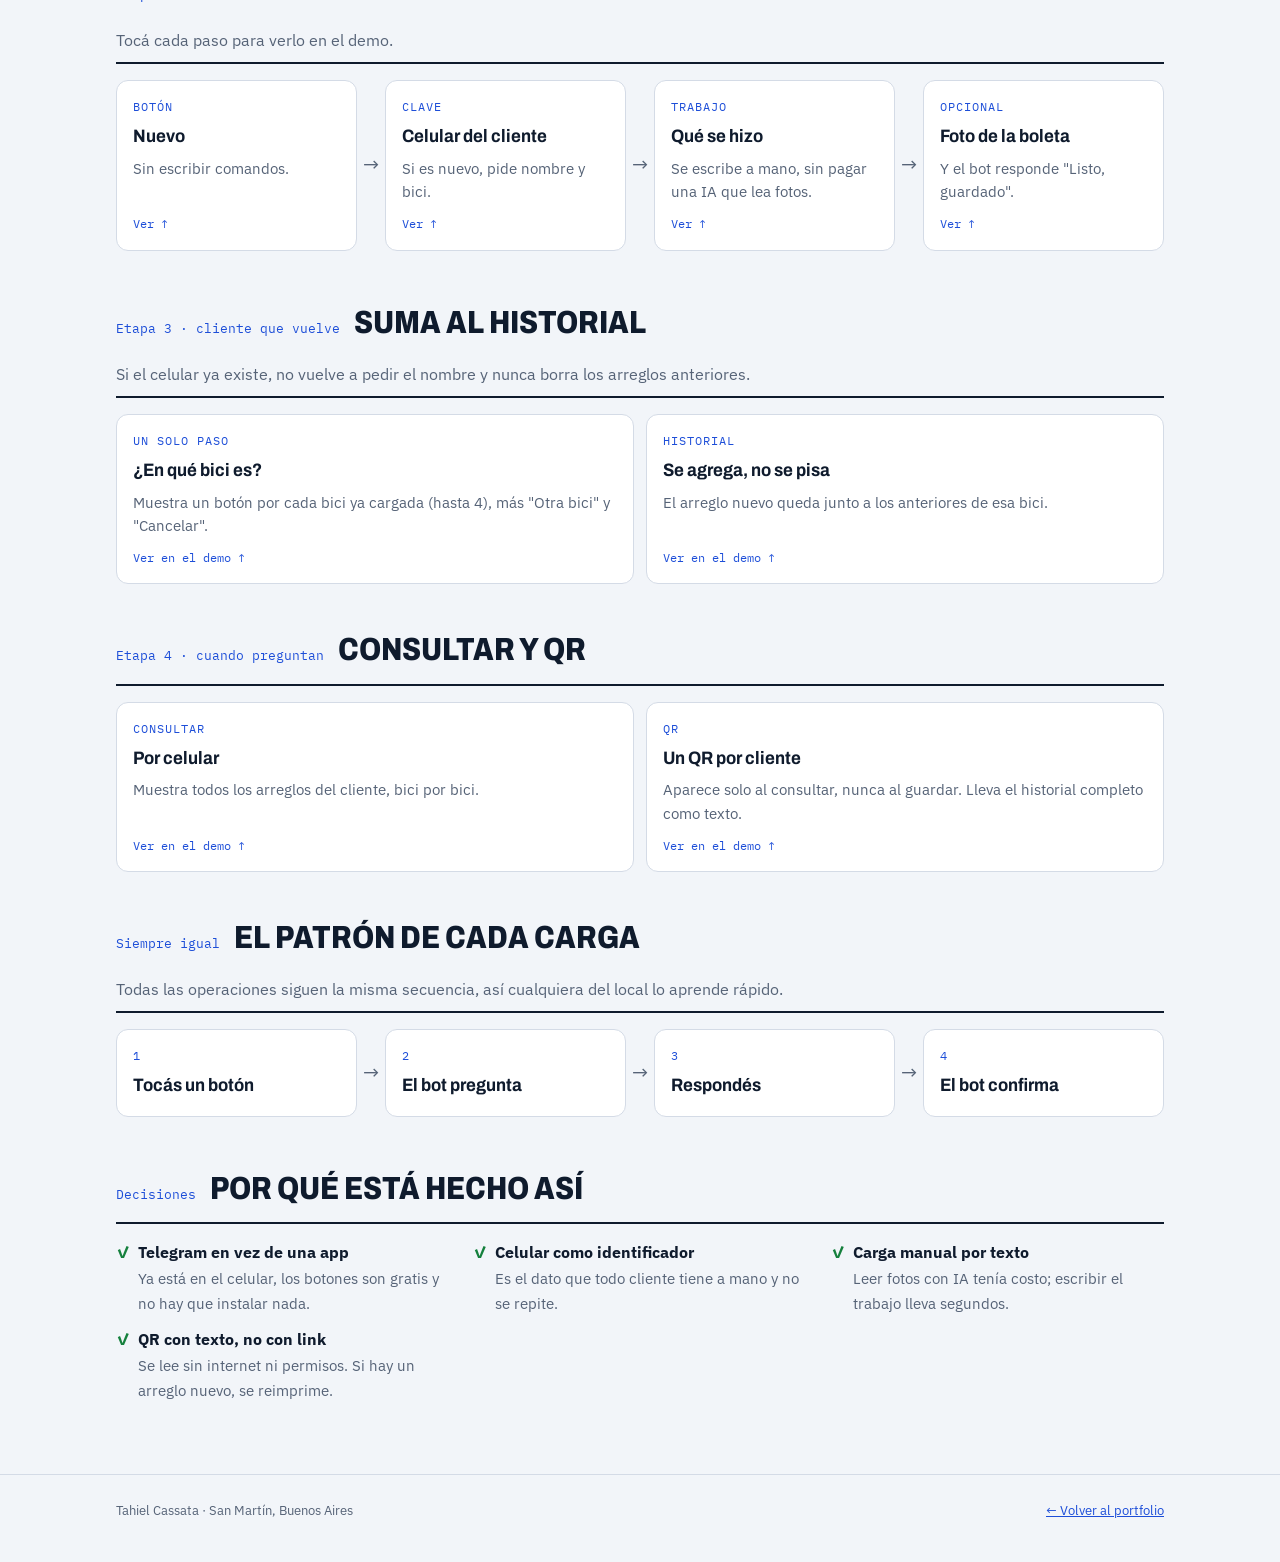
<file: bot-arreglos.html>
<!doctype html>
<html lang="es">
<head>
<meta charset="utf-8">
<meta name="viewport" content="width=device-width, initial-scale=1, viewport-fit=cover">
<title>Bot de arreglos · Tahiel Cassata</title>
<meta name="description" content="Cómo funciona el bot de Telegram que registra el historial de arreglos de una bicicletería.">
<link rel="preconnect" href="https://fonts.googleapis.com">
<link rel="preconnect" href="https://fonts.gstatic.com" crossorigin>
<link rel="stylesheet" href="https://fonts.googleapis.com/css2?family=Archivo:wdth,wght@75..125,500..900&family=IBM+Plex+Mono:wght@400;500&family=IBM+Plex+Sans:wght@400;500;600&display=swap">
<link rel="stylesheet" href="comun.css">
</head>
<body>
<div class="wrap">
  <a class="volver" href="index.html#proyectos">← Volver al portfolio</a>
  <header class="p-head">
    <div class="meta"><span class="label">Para Bicicletería Ave Fénix</span><span class="estado">En uso</span></div>
    <h1>Bot de historial de arreglos</h1>
    <p class="intro">Bot de Telegram que reemplaza las boletas de papel. Se maneja con botones y guarda cada arreglo en una planilla de Google Sheets usando el celular del cliente como clave. Con eso se consulta el historial de cada bici y se genera un QR único por cliente.</p>
    <div class="stack"><span>Google Apps Script</span><span>Telegram Bot API</span><span>Google Sheets</span><span>VS Code + clasp</span><span>Git</span></div>
    <div class="p-links"><a class="btn" href="https://github.com/tahielcassata/bot-historial-arreglos" target="_blank" rel="noopener">Ver código en GitHub ↗</a></div>
  </header>

  <div id="demo" class="demo"></div>
</div>

<main class="flujo">
  <div class="wrap">
    <div class="etapa">
      <div class="etapa-h"><span class="num">Etapa 1 · una sola vez</span><h2>Puesta en marcha</h2><p>Sin servidores ni compus prendidas: todo corre en la nube de Google.</p></div>
      <div class="cards">
        <div class="card"><span class="label">Telegram</span><h3>Bot creado en BotFather</h3><p>El bot es <b>@Historial_Control_bot</b> y se usa desde el celular del local.</p></div>
        <div class="card"><span class="label">Planilla</span><h3>Google Sheets como base</h3><p>Una hoja con los arreglos y una pestaña de Configuración para reutilizarlo en otro negocio.</p></div>
        <div class="card"><span class="label">Código</span><h3>Apps Script + clasp</h3><p>Lo programo en VS Code, lo subo con clasp y lo versiono en GitHub.</p></div>
      </div>
    </div>

    <div class="etapa">
      <div class="etapa-h"><span class="num">Etapa 2 · al recibir una bici</span><h2>Cargar un arreglo</h2><p>Tocá cada paso para verlo en el demo.</p></div>
      <div class="cadena">
        <button type="button" class="card" data-ir="0"><span class="label">Botón</span><h3>Nuevo</h3><p>Sin escribir comandos.</p><span class="ver">Ver ↑</span></button>
        <span class="flecha" aria-hidden="true">→</span>
        <button type="button" class="card" data-ir="1"><span class="label">Clave</span><h3>Celular del cliente</h3><p>Si es nuevo, pide nombre y bici.</p><span class="ver">Ver ↑</span></button>
        <span class="flecha" aria-hidden="true">→</span>
        <button type="button" class="card" data-ir="4"><span class="label">Trabajo</span><h3>Qué se hizo</h3><p>Se escribe a mano, sin pagar una IA que lea fotos.</p><span class="ver">Ver ↑</span></button>
        <span class="flecha" aria-hidden="true">→</span>
        <button type="button" class="card" data-ir="5"><span class="label">Opcional</span><h3>Foto de la boleta</h3><p>Y el bot responde "Listo, guardado".</p><span class="ver">Ver ↑</span></button>
      </div>
    </div>

    <div class="etapa">
      <div class="etapa-h"><span class="num">Etapa 3 · cliente que vuelve</span><h2>Suma al historial</h2><p>Si el celular ya existe, no vuelve a pedir el nombre y nunca borra los arreglos anteriores.</p></div>
      <div class="cards">
        <button type="button" class="card" data-ir="7"><span class="label">Un solo paso</span><h3>¿En qué bici es?</h3><p>Muestra un botón por cada bici ya cargada (hasta 4), más "Otra bici" y "Cancelar".</p><span class="ver">Ver en el demo ↑</span></button>
        <button type="button" class="card" data-ir="8"><span class="label">Historial</span><h3>Se agrega, no se pisa</h3><p>El arreglo nuevo queda junto a los anteriores de esa bici.</p><span class="ver">Ver en el demo ↑</span></button>
      </div>
    </div>

    <div class="etapa">
      <div class="etapa-h"><span class="num">Etapa 4 · cuando preguntan</span><h2>Consultar y QR</h2></div>
      <div class="cards">
        <button type="button" class="card" data-ir="9"><span class="label">Consultar</span><h3>Por celular</h3><p>Muestra todos los arreglos del cliente, bici por bici.</p><span class="ver">Ver en el demo ↑</span></button>
        <button type="button" class="card" data-ir="11"><span class="label">QR</span><h3>Un QR por cliente</h3><p>Aparece solo al consultar, nunca al guardar. Lleva el historial completo como texto.</p><span class="ver">Ver en el demo ↑</span></button>
      </div>
    </div>

    <div class="etapa">
      <div class="etapa-h"><span class="num">Siempre igual</span><h2>El patrón de cada carga</h2><p>Todas las operaciones siguen la misma secuencia, así cualquiera del local lo aprende rápido.</p></div>
      <div class="cadena">
        <div class="card"><span class="label">1</span><h3>Tocás un botón</h3></div><span class="flecha" aria-hidden="true">→</span>
        <div class="card"><span class="label">2</span><h3>El bot pregunta</h3></div><span class="flecha" aria-hidden="true">→</span>
        <div class="card"><span class="label">3</span><h3>Respondés</h3></div><span class="flecha" aria-hidden="true">→</span>
        <div class="card"><span class="label">4</span><h3>El bot confirma</h3></div>
      </div>
    </div>

    <div class="etapa">
      <div class="etapa-h"><span class="num">Decisiones</span><h2>Por qué está hecho así</h2></div>
      <ul class="reglas">
        <li><b>Telegram en vez de una app</b><span>Ya está en el celular, los botones son gratis y no hay que instalar nada.</span></li>
        <li><b>Celular como identificador</b><span>Es el dato que todo cliente tiene a mano y no se repite.</span></li>
        <li><b>Carga manual por texto</b><span>Leer fotos con IA tenía costo; escribir el trabajo lleva segundos.</span></li>
        <li><b>QR con texto, no con link</b><span>Se lee sin internet ni permisos. Si hay un arreglo nuevo, se reimprime.</span></li>
      </ul>
    </div>
  </div>
</main>

<footer class="pie"><div class="wrap"><span>Tahiel Cassata · San Martín, Buenos Aires</span><a href="index.html#proyectos">← Volver al portfolio</a></div></footer>

<script src="demo.js"></script>
<script>
var MENU = function (toca) { return { t: '¿Qué querés hacer?', kb: ['Nuevo', 'Consultar'], toca: toca }; };
Demo('#demo', {
  modo: 'chat',
  titulo: 'Bot de arreglos',
  cabecera: '<div class="tg-h"><i>HA</i><div><b>Historial de arreglos</b><small>bot</small></div></div>',
  alRender: function (tel) { var c = tel.querySelector('canvas.qr'); if (c) dibujarQR(c, 11); },
  pasos: [
    { grupo: 'Cargar · cliente nuevo', titulo: 'Toca Nuevo', nuevo: true, msgs: [MENU(0)] },
    { grupo: 'Cargar · cliente nuevo', titulo: 'Escribe el celular del cliente', msgs: [{ t: 'Pasame el celular del cliente.' }, { yo: 1, t: '11 5555 6666' }] },
    { grupo: 'Cargar · cliente nuevo', titulo: 'Es nuevo: el bot pide el nombre', msgs: [{ t: 'Cliente nuevo. ¿Cómo se llama?' }, { yo: 1, t: 'Ana López' }] },
    { grupo: 'Cargar · cliente nuevo', titulo: 'Anota qué bici es', msgs: [{ t: '¿Qué bici es?' }, { yo: 1, t: 'Urbana rodado 28' }] },
    { grupo: 'Cargar · cliente nuevo', titulo: 'Escribe el trabajo realizado', msgs: [{ t: '¿Qué trabajo se hizo?' }, { yo: 1, t: 'Cambio de cadena y ajuste de cambios' }] },
    { grupo: 'Cargar · cliente nuevo', titulo: 'Foto de la boleta (opcional) y listo', dur: 3400,
      msgs: [{ t: '¿Querés sumar una foto de la boleta?', kb: ['Subir foto', 'Saltear'], toca: 1 }, { t: '✅ Listo, guardado.' }] },
    { grupo: 'Cargar · cliente que vuelve', titulo: 'Nuevo arreglo para un cliente conocido', nuevo: true,
      msgs: [MENU(0), { t: 'Pasame el celular del cliente.' }, { yo: 1, t: '11 4567 8901' }] },
    { grupo: 'Cargar · cliente que vuelve', titulo: 'Ya existe: elige la bici con un botón', dur: 3400,
      msgs: [{ t: '<b>Juan Pérez</b> ya está guardado.<br>¿En qué bici es el trabajo nuevo?', kb: ['Mountain bike R29', 'Plegable R20', 'Otra bici', 'Cancelar'], toca: 0 }] },
    { grupo: 'Cargar · cliente que vuelve', titulo: 'Se suma al historial sin borrar nada', dur: 3200,
      msgs: [{ t: '¿Qué trabajo se hizo?' }, { yo: 1, t: 'Service completo + frenos' }, { t: '✅ Listo, guardado. Se sumó al historial de Juan.' }] },
    { grupo: 'Consultar', titulo: 'Toca Consultar', nuevo: true, msgs: [MENU(1), { t: 'Pasame el celular del cliente.' }, { yo: 1, t: '11 4567 8901' }] },
    { grupo: 'Consultar', titulo: 'Ve el historial completo', dur: 3600,
      msgs: [{ t: '<b>Juan Pérez</b><br>Mountain bike R29<ul class="hist"><li>12/08 · Cambio de cubiertas</li><li>03/10 · Service completo + frenos</li></ul>Plegable R20<ul class="hist"><li>21/09 · Parche y cámara nueva</li></ul>¿Querés el QR del historial?', kb: ['Sí', 'No'], toca: 0 }] },
    { grupo: 'Consultar', titulo: 'Un solo QR con todo el historial', dur: 3600,
      msgs: [{ t: '<canvas class="qr" aria-label="QR de ejemplo"></canvas>QR de Juan Pérez con todos sus arreglos. Si hay uno nuevo, se reimprime.' }] }
  ]
});
</script>
</body>
</html>
</file>
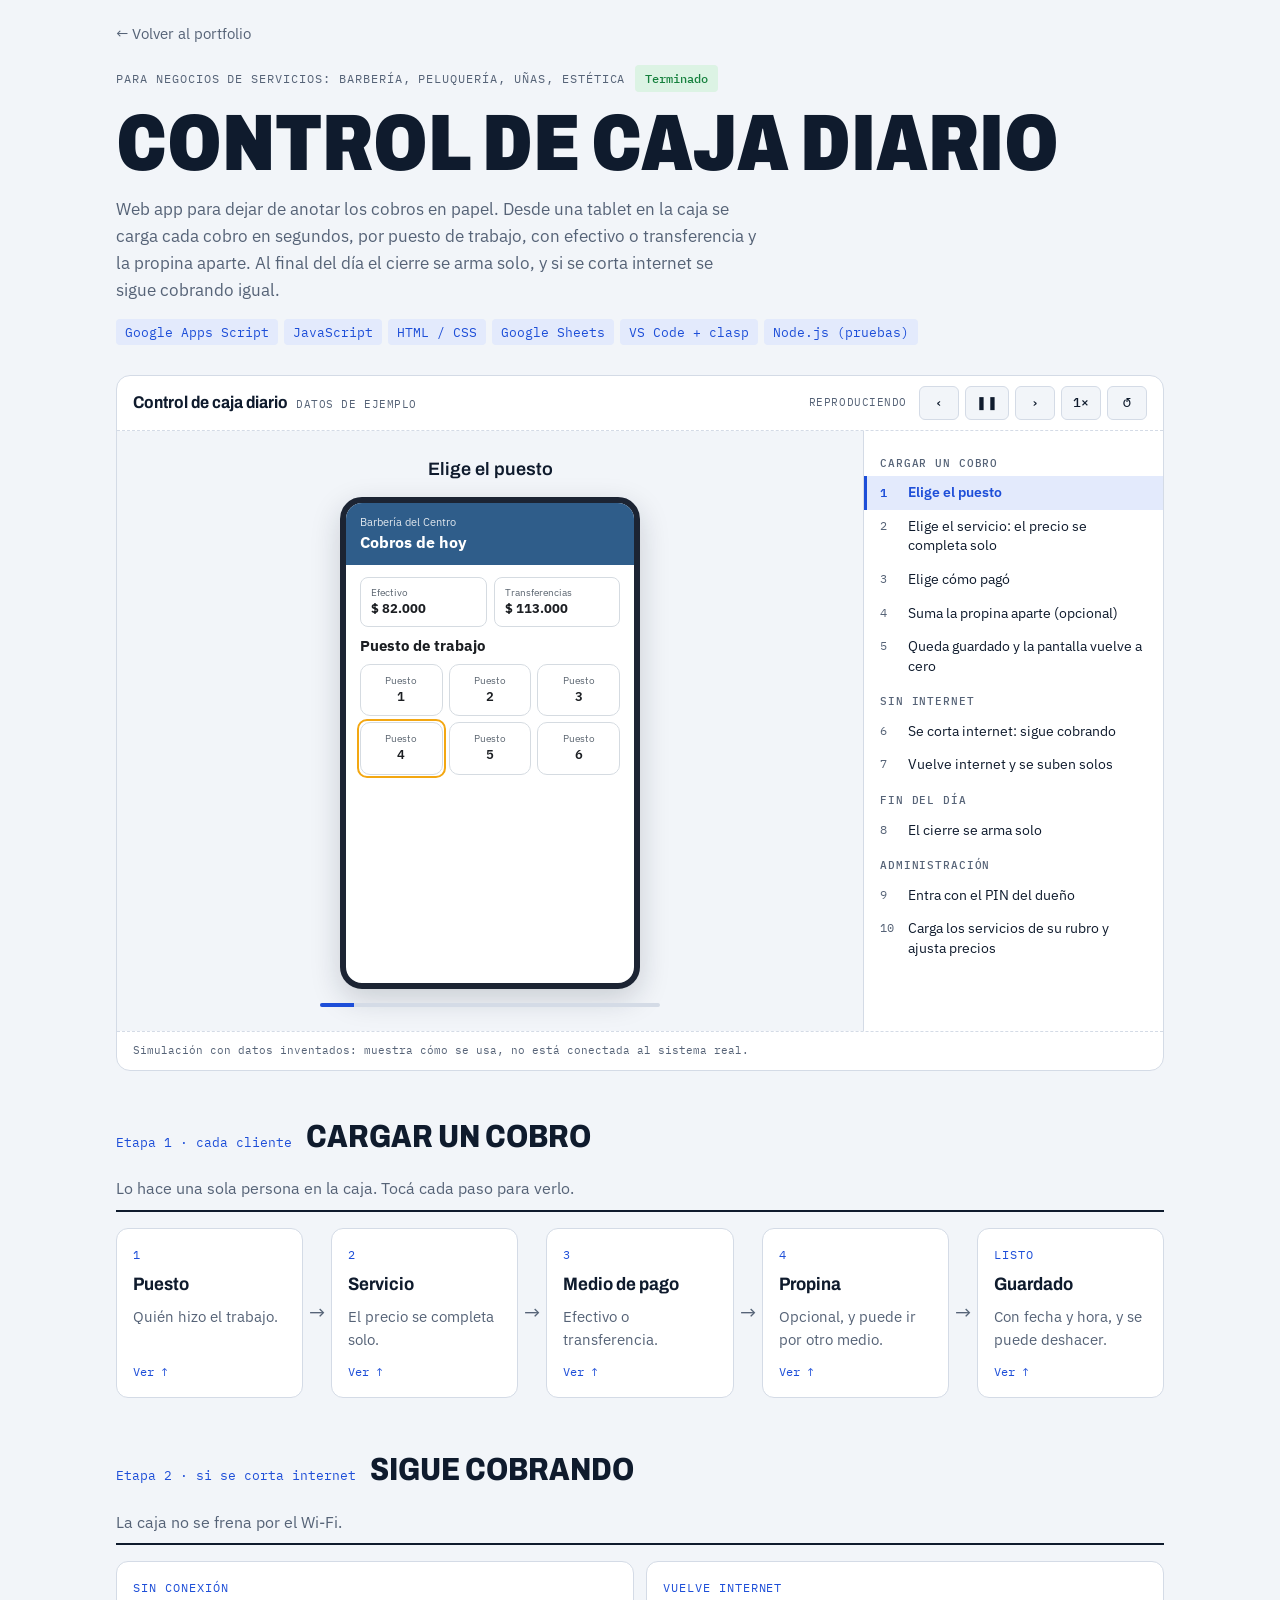
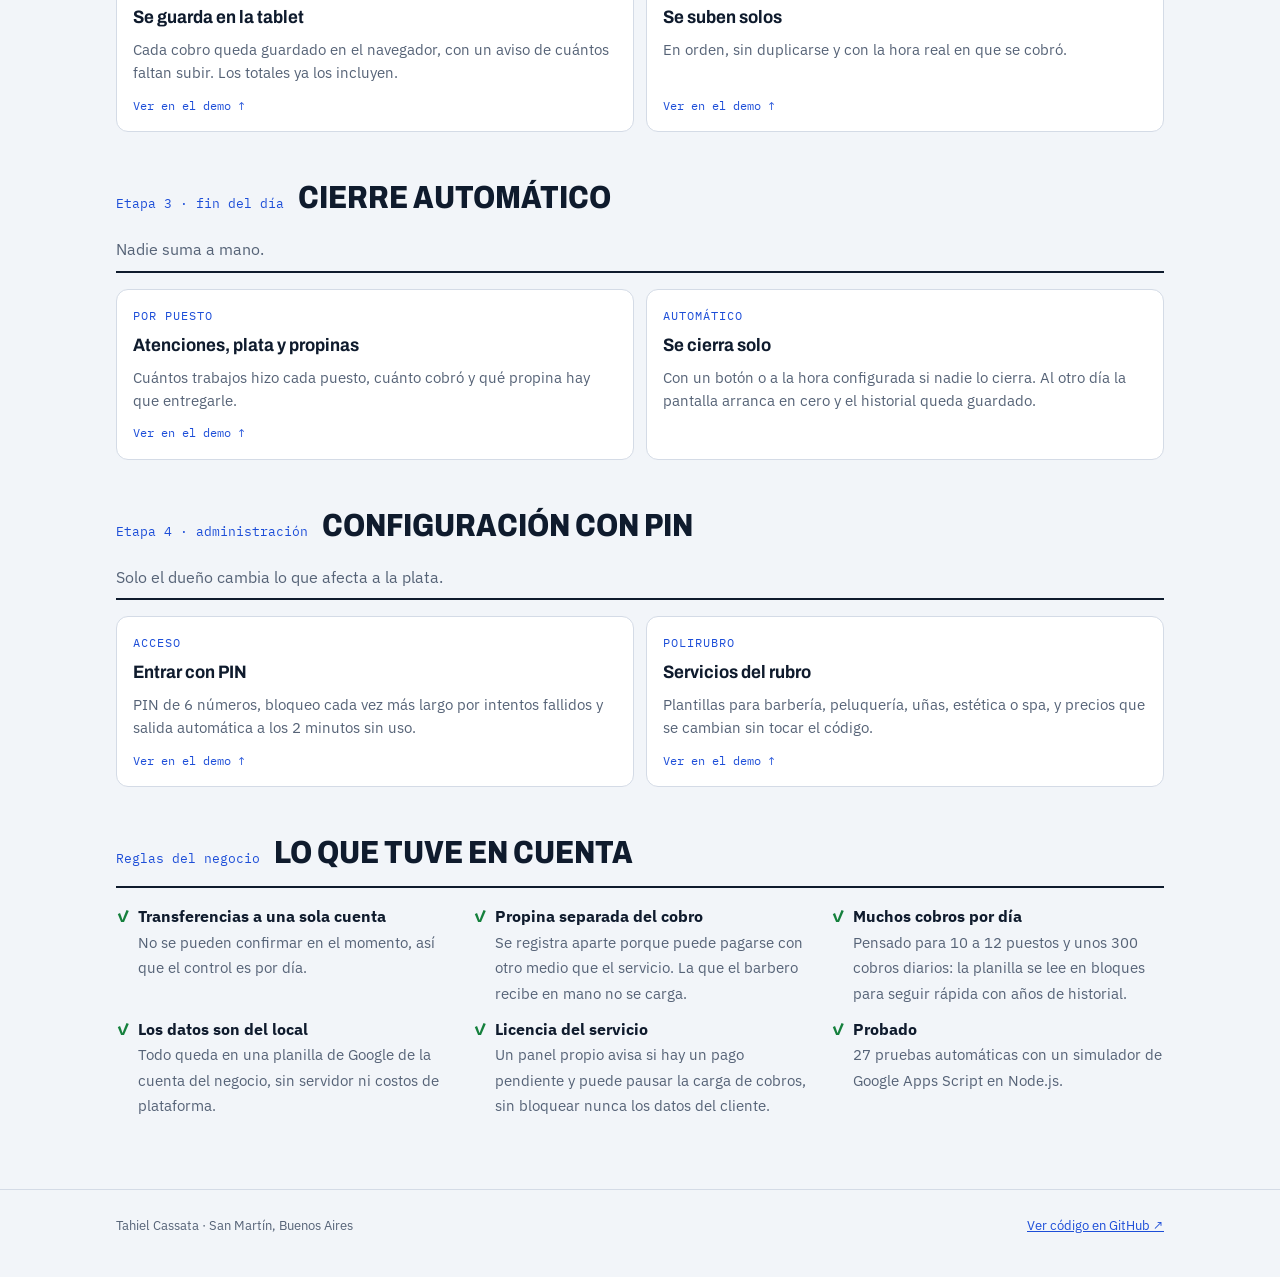
<file: control-de-caja-diario.html>
<!doctype html>
<html lang="es">
<head>
<meta charset="utf-8">
<meta name="viewport" content="width=device-width, initial-scale=1, viewport-fit=cover">
<title>Control de caja diario · Tahiel Cassata</title>
<meta name="description" content="Cómo funciona Control de caja diario: cobros desde una tablet, cierre del día automático, modo sin internet y administración con PIN para negocios de servicios.">
<link rel="preconnect" href="https://fonts.googleapis.com">
<link rel="preconnect" href="https://fonts.gstatic.com" crossorigin>
<link rel="stylesheet" href="https://fonts.googleapis.com/css2?family=Archivo:wdth,wght@75..125,500..900&family=IBM+Plex+Mono:wght@400;500&family=IBM+Plex+Sans:wght@400;500;600&display=swap">
<link rel="stylesheet" href="comun.css">
</head>
<body>
<div class="wrap">
  <a class="volver" href="index.html#proyectos">← Volver al portfolio</a>
  <header class="p-head">
    <div class="meta"><span class="label">Para negocios de servicios: barbería, peluquería, uñas, estética</span><span class="estado">Terminado</span></div>
    <h1>Control de caja diario</h1>
    <p class="intro">Web app para dejar de anotar los cobros en papel. Desde una tablet en la caja se carga cada cobro en segundos, por puesto de trabajo, con efectivo o transferencia y la propina aparte. Al final del día el cierre se arma solo, y si se corta internet se sigue cobrando igual.</p>
    <div class="stack"><span>Google Apps Script</span><span>JavaScript</span><span>HTML / CSS</span><span>Google Sheets</span><span>VS Code + clasp</span><span>Node.js (pruebas)</span></div>
  </header>

  <div id="demo" class="demo"></div>
</div>

<main class="flujo">
  <div class="wrap">
    <div class="etapa">
      <div class="etapa-h"><span class="num">Etapa 1 · cada cliente</span><h2>Cargar un cobro</h2><p>Lo hace una sola persona en la caja. Tocá cada paso para verlo.</p></div>
      <div class="cadena">
        <button type="button" class="card" data-ir="0"><span class="label">1</span><h3>Puesto</h3><p>Quién hizo el trabajo.</p><span class="ver">Ver ↑</span></button>
        <span class="flecha" aria-hidden="true">→</span>
        <button type="button" class="card" data-ir="1"><span class="label">2</span><h3>Servicio</h3><p>El precio se completa solo.</p><span class="ver">Ver ↑</span></button>
        <span class="flecha" aria-hidden="true">→</span>
        <button type="button" class="card" data-ir="2"><span class="label">3</span><h3>Medio de pago</h3><p>Efectivo o transferencia.</p><span class="ver">Ver ↑</span></button>
        <span class="flecha" aria-hidden="true">→</span>
        <button type="button" class="card" data-ir="3"><span class="label">4</span><h3>Propina</h3><p>Opcional, y puede ir por otro medio.</p><span class="ver">Ver ↑</span></button>
        <span class="flecha" aria-hidden="true">→</span>
        <button type="button" class="card" data-ir="4"><span class="label">Listo</span><h3>Guardado</h3><p>Con fecha y hora, y se puede deshacer.</p><span class="ver">Ver ↑</span></button>
      </div>
    </div>

    <div class="etapa">
      <div class="etapa-h"><span class="num">Etapa 2 · si se corta internet</span><h2>Sigue cobrando</h2><p>La caja no se frena por el Wi‑Fi.</p></div>
      <div class="cards">
        <button type="button" class="card" data-ir="5"><span class="label">Sin conexión</span><h3>Se guarda en la tablet</h3><p>Cada cobro queda guardado en el navegador, con un aviso de cuántos faltan subir. Los totales ya los incluyen.</p><span class="ver">Ver en el demo ↑</span></button>
        <button type="button" class="card" data-ir="6"><span class="label">Vuelve internet</span><h3>Se suben solos</h3><p>En orden, sin duplicarse y con la hora real en que se cobró.</p><span class="ver">Ver en el demo ↑</span></button>
      </div>
    </div>

    <div class="etapa">
      <div class="etapa-h"><span class="num">Etapa 3 · fin del día</span><h2>Cierre automático</h2><p>Nadie suma a mano.</p></div>
      <div class="cards">
        <button type="button" class="card" data-ir="7"><span class="label">Por puesto</span><h3>Atenciones, plata y propinas</h3><p>Cuántos trabajos hizo cada puesto, cuánto cobró y qué propina hay que entregarle.</p><span class="ver">Ver en el demo ↑</span></button>
        <div class="card"><span class="label">Automático</span><h3>Se cierra solo</h3><p>Con un botón o a la hora configurada si nadie lo cierra. Al otro día la pantalla arranca en cero y el historial queda guardado.</p></div>
      </div>
    </div>

    <div class="etapa">
      <div class="etapa-h"><span class="num">Etapa 4 · administración</span><h2>Configuración con PIN</h2><p>Solo el dueño cambia lo que afecta a la plata.</p></div>
      <div class="cards">
        <button type="button" class="card" data-ir="8"><span class="label">Acceso</span><h3>Entrar con PIN</h3><p>PIN de 6 números, bloqueo cada vez más largo por intentos fallidos y salida automática a los 2 minutos sin uso.</p><span class="ver">Ver en el demo ↑</span></button>
        <button type="button" class="card" data-ir="9"><span class="label">Polirubro</span><h3>Servicios del rubro</h3><p>Plantillas para barbería, peluquería, uñas, estética o spa, y precios que se cambian sin tocar el código.</p><span class="ver">Ver en el demo ↑</span></button>
      </div>
    </div>

    <div class="etapa">
      <div class="etapa-h"><span class="num">Reglas del negocio</span><h2>Lo que tuve en cuenta</h2></div>
      <ul class="reglas">
        <li><b>Transferencias a una sola cuenta</b><span>No se pueden confirmar en el momento, así que el control es por día.</span></li>
        <li><b>Propina separada del cobro</b><span>Se registra aparte porque puede pagarse con otro medio que el servicio. La que el barbero recibe en mano no se carga.</span></li>
        <li><b>Muchos cobros por día</b><span>Pensado para 10 a 12 puestos y unos 300 cobros diarios: la planilla se lee en bloques para seguir rápida con años de historial.</span></li>
        <li><b>Los datos son del local</b><span>Todo queda en una planilla de Google de la cuenta del negocio, sin servidor ni costos de plataforma.</span></li>
        <li><b>Licencia del servicio</b><span>Un panel propio avisa si hay un pago pendiente y puede pausar la carga de cobros, sin bloquear nunca los datos del cliente.</span></li>
        <li><b>Probado</b><span>27 pruebas automáticas con un simulador de Google Apps Script en Node.js.</span></li>
      </ul>
    </div>
  </div>
</main>

<footer class="pie"><div class="wrap"><span>Tahiel Cassata · San Martín, Buenos Aires</span><a href="https://github.com/tahielcassata/control-de-caja-diario" target="_blank" rel="noopener">Ver código en GitHub ↗</a></div></footer>

<script src="demo.js"></script>
<script>
var H = function (t, s) { return '<div class="ap-h"><small>' + (s || 'Barbería del Centro') + '</small><b>' + t + '</b></div>'; };
var RES = function (extra) { return '<div class="inp"><small>Cobro en curso</small>' + extra + '</div>'; };
var TOT = function (ef, tr) { return '<div class="g2"><div class="inp"><small>Efectivo</small><b>' + ef + '</b></div><div class="inp"><small>Transferencias</small><b>' + tr + '</b></div></div>'; };
var PUESTOS = function (marcado) {
  return '<div class="g3">' + [1, 2, 3, 4, 5, 6].map(function (n) {
    return '<div class="bt' + (n === marcado ? ' toca' : '') + '"><small>Puesto</small>' + n + '</div>';
  }).join('') + '</div>';
};
Demo('#demo', {
  modo: 'pantallas',
  titulo: 'Control de caja diario',
  pasos: [
    { grupo: 'Cargar un cobro', titulo: 'Elige el puesto',
      html: H('Cobros de hoy') + '<div class="ap-b">' + TOT('$ 82.000', '$ 113.000') + '<h5>Puesto de trabajo</h5>' + PUESTOS(4) + '</div>' },
    { grupo: 'Cargar un cobro', titulo: 'Elige el servicio: el precio se completa solo',
      html: H('Cobros de hoy') + '<div class="ap-b">' + RES('Puesto 4') + '<h5>Servicio</h5><div class="g2">' +
        '<div class="bt">Corte<small>$ 8.000</small></div><div class="bt">Barba<small>$ 5.000</small></div>' +
        '<div class="bt toca">Corte y barba<small>$ 12.000</small></div><div class="bt">Perfilado de cejas<small>$ 3.000</small></div></div>' +
        '<div class="inp"><small>Monto</small>$ 12.000</div></div>' },
    { grupo: 'Cargar un cobro', titulo: 'Elige cómo pagó',
      html: H('Cobros de hoy') + '<div class="ap-b">' + RES('Puesto 4 · Corte y barba · $ 12.000') + '<h5>Medio de pago</h5><div class="g2">' +
        '<div class="bt">Efectivo</div><div class="bt toca">Transferencia</div></div></div>' },
    { grupo: 'Cargar un cobro', titulo: 'Suma la propina aparte (opcional)',
      html: H('Cobros de hoy') + '<div class="ap-b">' + RES('Puesto 4 · Corte y barba · $ 12.000 · Transferencia') + '<h5>Propina</h5>' +
        '<div class="inp"><small>Monto de la propina</small>$ 1.000</div><p class="ap-nota">¿Cómo dejó la propina?</p>' +
        '<div class="g2"><div class="bt sel">Efectivo</div><div class="bt">Transferencia</div></div><div class="cta toca">Guardar cobro</div>' +
        '<div class="cta sec">Deshacer último</div></div>' },
    { grupo: 'Cargar un cobro', titulo: 'Queda guardado y la pantalla vuelve a cero', dur: 3000,
      html: H('Cobros de hoy') + '<div class="ap-b centro"><div class="tilde">✓</div><h5>Cobro guardado</h5><p class="ap-nota">Puesto 4 · Corte y barba $ 12.000 por transferencia · Propina $ 1.000 en efectivo</p>' +
        TOT('$ 83.000', '$ 125.000') + '</div>' },
    { grupo: 'Sin internet', titulo: 'Se corta internet: sigue cobrando', dur: 3600,
      html: H('Cobros de hoy') + '<div class="ap-b"><div class="caja"><b>Sin conexión a internet</b><span class="ap-nota">2 cobros guardados en la tablet. Se suben solos cuando vuelva la conexión.</span></div>' +
        '<h5>Últimos cobros</h5>' +
        '<div class="row"><div class="n">18:42 · Puesto 2 · Corte<small>sin subir</small></div><span class="mn">$ 8.000</span></div>' +
        '<div class="row"><div class="n">18:35 · Puesto 5 · Barba<small>sin subir</small></div><span class="mn">$ 5.000</span></div>' +
        '<div class="row"><div class="n">18:20 · Puesto 4 · Corte y barba</div><span class="mn">$ 12.000</span></div></div>' },
    { grupo: 'Sin internet', titulo: 'Vuelve internet y se suben solos', dur: 3200,
      html: H('Cobros de hoy') + '<div class="ap-b"><div class="okbox">Conexión recuperada · 2 cobros subidos, con su hora original.</div>' +
        '<h5>Últimos cobros</h5>' +
        '<div class="row"><div class="n">18:42 · Puesto 2 · Corte</div><span class="mn ok">✓ $ 8.000</span></div>' +
        '<div class="row"><div class="n">18:35 · Puesto 5 · Barba</div><span class="mn ok">✓ $ 5.000</span></div>' +
        '<div class="row"><div class="n">18:20 · Puesto 4 · Corte y barba</div><span class="mn">$ 12.000</span></div></div>' },
    { grupo: 'Fin del día', titulo: 'El cierre se arma solo', dur: 4000,
      html: H('Cierre del día') + '<div class="ap-b"><p class="ap-nota">Sábado · totales del día</p>' + TOT('$ 96.000', '$ 130.000') +
        '<table class="tabla"><thead><tr><th>Puesto</th><th class="r">Atenc.</th><th class="r">Cobrado</th><th class="r">Propinas</th></tr></thead><tbody>' +
        '<tr><td>Puesto 1</td><td class="r">8</td><td class="r">$ 64.000</td><td class="r">$ 3.000</td></tr>' +
        '<tr class="toca"><td>Puesto 2</td><td class="r">6</td><td class="r">$ 48.000</td><td class="r">$ 2.000</td></tr>' +
        '<tr><td>Puesto 4</td><td class="r">7</td><td class="r">$ 75.000</td><td class="r">$ 1.000</td></tr>' +
        '<tr><td>Puesto 5</td><td class="r">4</td><td class="r">$ 32.000</td><td class="r">$ 0</td></tr></tbody>' +
        '<tfoot><tr><td>Total</td><td class="r">25</td><td class="r">$ 219.000</td><td class="r">$ 6.000</td></tr></tfoot></table>' +
        '<div class="cta">Cerrar día</div></div>' },
    { grupo: 'Administración', titulo: 'Entra con el PIN del dueño',
      html: H('Administración') + '<div class="ap-b centro"><h5 style="margin-top:20px">Ingresá el PIN</h5><div class="g3" style="max-width:180px;margin:6px auto">' +
        '<div class="bt">●●</div><div class="bt">●●</div><div class="bt">●●</div></div><div class="g3">' +
        ['1','2','3','4','5','6','7','8','9'].map(function (n) { return '<div class="bt' + (n === '7' ? ' toca' : '') + '">' + n + '</div>'; }).join('') +
        '</div><p class="ap-nota">5 intentos fallidos: se bloquea, cada vez por más tiempo</p></div>' },
    { grupo: 'Administración', titulo: 'Carga los servicios de su rubro y ajusta precios', dur: 3800,
      html: H('Administración', 'Nails Studio') + '<div class="ap-b"><h5>Servicios típicos de un rubro</h5><div class="g3">' +
        '<div class="bt"><small>+</small>Barbería</div><div class="bt toca"><small>+</small>Uñas</div><div class="bt"><small>+</small>Estética</div></div>' +
        '<h5>Servicios y precios</h5>' +
        '<div class="row"><div class="n">Esmaltado semipermanente</div><span class="mn">$ 9.000</span></div>' +
        '<div class="row"><div class="n">Uñas esculpidas</div><span class="mn toca">$ 14.000</span></div>' +
        '<div class="row"><div class="n">Manicura</div><span class="mn">$ 6.000</span></div>' +
        '<div class="cta sec">+ Agregar puesto</div></div>' }
  ]
});
</script>
</body>
</html>
</file>
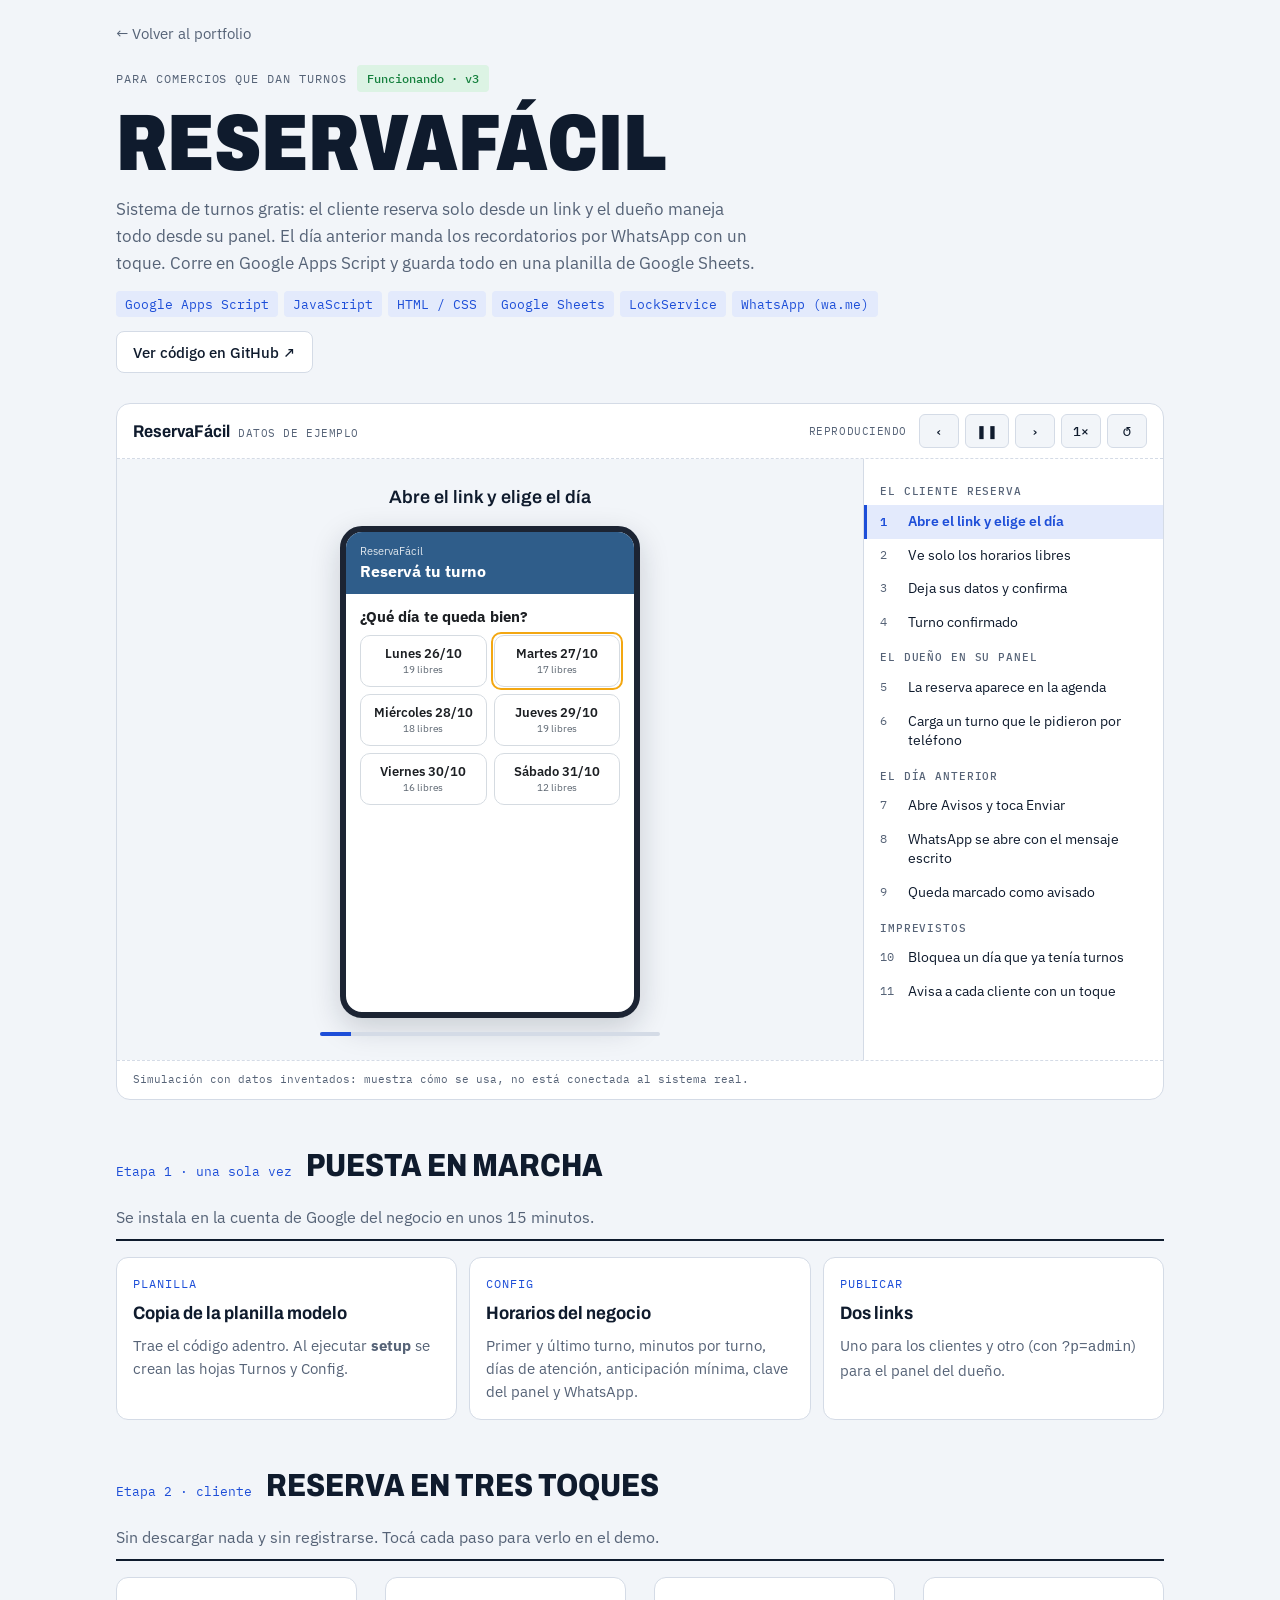
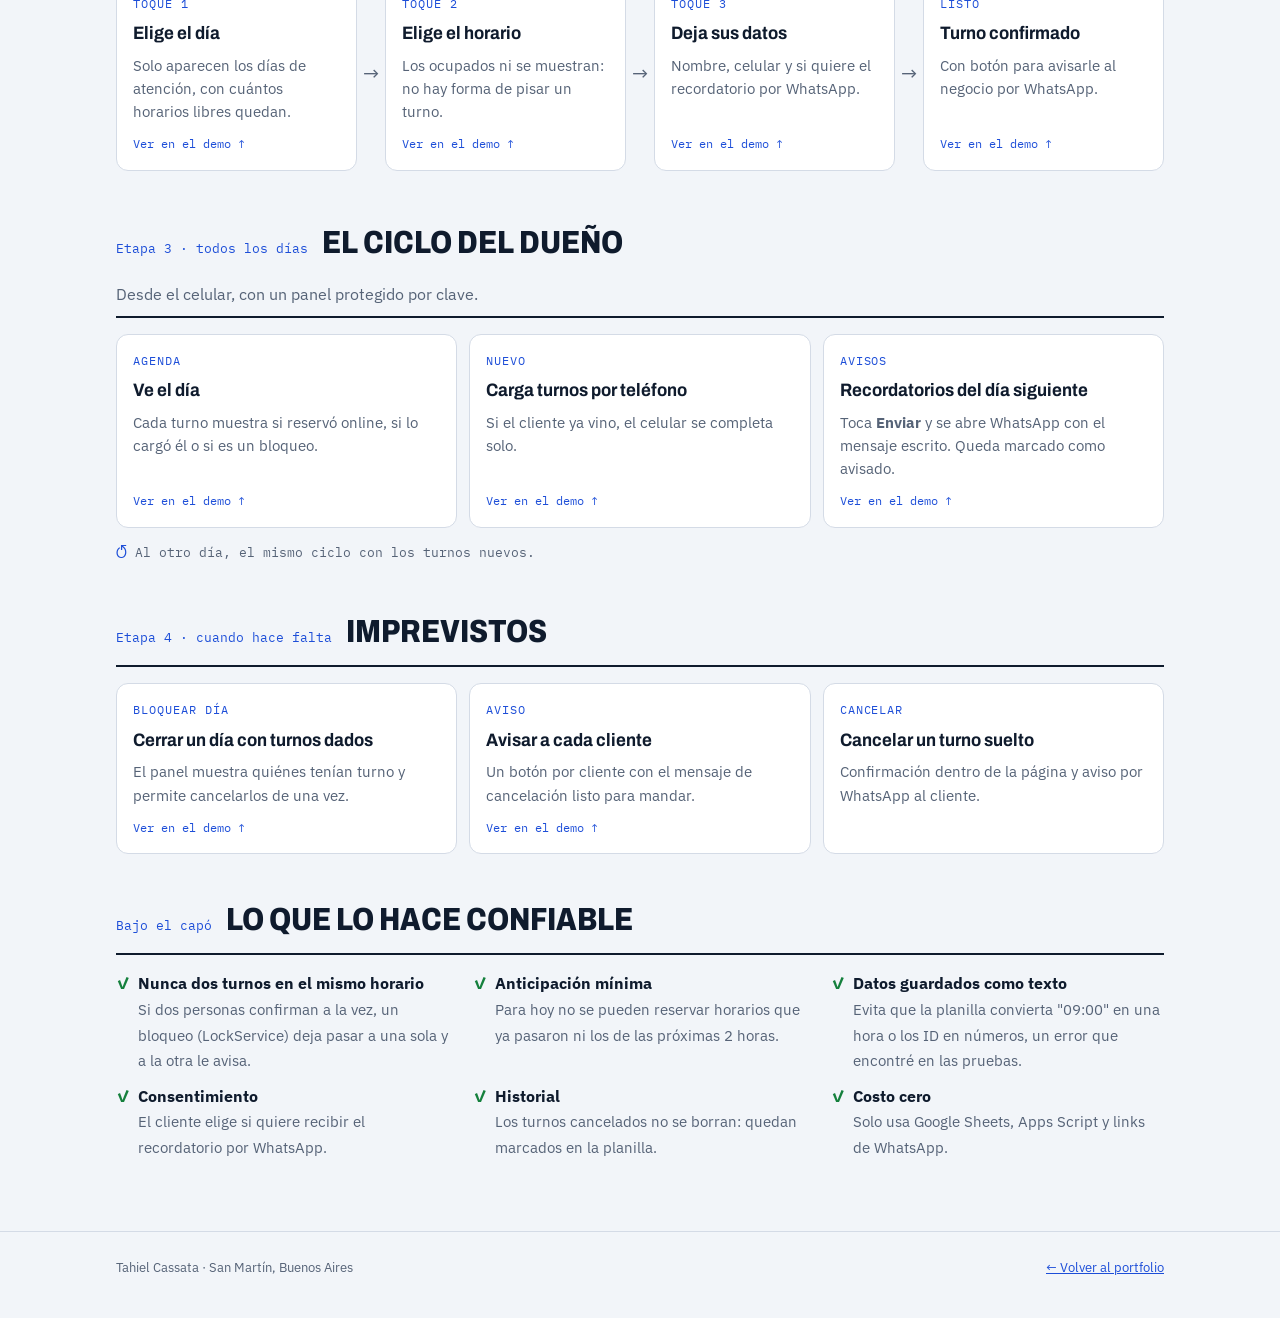
<file: reservafacil.html>
<!doctype html>
<html lang="es">
<head>
<meta charset="utf-8">
<meta name="viewport" content="width=device-width, initial-scale=1, viewport-fit=cover">
<title>ReservaFácil · Tahiel Cassata</title>
<meta name="description" content="Cómo funciona ReservaFácil, el sistema de turnos con recordatorios por WhatsApp de Tahiel Cassata.">
<link rel="preconnect" href="https://fonts.googleapis.com">
<link rel="preconnect" href="https://fonts.gstatic.com" crossorigin>
<link rel="stylesheet" href="https://fonts.googleapis.com/css2?family=Archivo:wdth,wght@75..125,500..900&family=IBM+Plex+Mono:wght@400;500&family=IBM+Plex+Sans:wght@400;500;600&display=swap">
<link rel="stylesheet" href="comun.css">
</head>
<body>
<div class="wrap">
  <a class="volver" href="index.html#proyectos">← Volver al portfolio</a>
  <header class="p-head">
    <div class="meta"><span class="label">Para comercios que dan turnos</span><span class="estado">Funcionando · v3</span></div>
    <h1>ReservaFácil</h1>
    <p class="intro">Sistema de turnos gratis: el cliente reserva solo desde un link y el dueño maneja todo desde su panel. El día anterior manda los recordatorios por WhatsApp con un toque. Corre en Google Apps Script y guarda todo en una planilla de Google Sheets.</p>
    <div class="stack"><span>Google Apps Script</span><span>JavaScript</span><span>HTML / CSS</span><span>Google Sheets</span><span>LockService</span><span>WhatsApp (wa.me)</span></div>
    <div class="p-links"><a class="btn" href="https://github.com/tahielcassata/reservafacil" target="_blank" rel="noopener">Ver código en GitHub ↗</a></div>
  </header>

  <div id="demo" class="demo"></div>
</div>

<main class="flujo">
  <div class="wrap">
    <div class="etapa">
      <div class="etapa-h"><span class="num">Etapa 1 · una sola vez</span><h2>Puesta en marcha</h2><p>Se instala en la cuenta de Google del negocio en unos 15 minutos.</p></div>
      <div class="cards">
        <div class="card"><span class="label">Planilla</span><h3>Copia de la planilla modelo</h3><p>Trae el código adentro. Al ejecutar <b>setup</b> se crean las hojas Turnos y Config.</p></div>
        <div class="card"><span class="label">Config</span><h3>Horarios del negocio</h3><p>Primer y último turno, minutos por turno, días de atención, anticipación mínima, clave del panel y WhatsApp.</p></div>
        <div class="card"><span class="label">Publicar</span><h3>Dos links</h3><p>Uno para los clientes y otro (con <code>?p=admin</code>) para el panel del dueño.</p></div>
      </div>
    </div>

    <div class="etapa">
      <div class="etapa-h"><span class="num">Etapa 2 · cliente</span><h2>Reserva en tres toques</h2><p>Sin descargar nada y sin registrarse. Tocá cada paso para verlo en el demo.</p></div>
      <div class="cadena">
        <button type="button" class="card" data-ir="0"><span class="label">Toque 1</span><h3>Elige el día</h3><p>Solo aparecen los días de atención, con cuántos horarios libres quedan.</p><span class="ver">Ver en el demo ↑</span></button>
        <span class="flecha" aria-hidden="true">→</span>
        <button type="button" class="card" data-ir="1"><span class="label">Toque 2</span><h3>Elige el horario</h3><p>Los ocupados ni se muestran: no hay forma de pisar un turno.</p><span class="ver">Ver en el demo ↑</span></button>
        <span class="flecha" aria-hidden="true">→</span>
        <button type="button" class="card" data-ir="2"><span class="label">Toque 3</span><h3>Deja sus datos</h3><p>Nombre, celular y si quiere el recordatorio por WhatsApp.</p><span class="ver">Ver en el demo ↑</span></button>
        <span class="flecha" aria-hidden="true">→</span>
        <button type="button" class="card" data-ir="3"><span class="label">Listo</span><h3>Turno confirmado</h3><p>Con botón para avisarle al negocio por WhatsApp.</p><span class="ver">Ver en el demo ↑</span></button>
      </div>
    </div>

    <div class="etapa">
      <div class="etapa-h"><span class="num">Etapa 3 · todos los días</span><h2>El ciclo del dueño</h2><p>Desde el celular, con un panel protegido por clave.</p></div>
      <div class="cards">
        <button type="button" class="card" data-ir="4"><span class="label">Agenda</span><h3>Ve el día</h3><p>Cada turno muestra si reservó online, si lo cargó él o si es un bloqueo.</p><span class="ver">Ver en el demo ↑</span></button>
        <button type="button" class="card" data-ir="5"><span class="label">Nuevo</span><h3>Carga turnos por teléfono</h3><p>Si el cliente ya vino, el celular se completa solo.</p><span class="ver">Ver en el demo ↑</span></button>
        <button type="button" class="card" data-ir="6"><span class="label">Avisos</span><h3>Recordatorios del día siguiente</h3><p>Toca <b>Enviar</b> y se abre WhatsApp con el mensaje escrito. Queda marcado como avisado.</p><span class="ver">Ver en el demo ↑</span></button>
      </div>
      <p class="ciclo">Al otro día, el mismo ciclo con los turnos nuevos.</p>
    </div>

    <div class="etapa">
      <div class="etapa-h"><span class="num">Etapa 4 · cuando hace falta</span><h2>Imprevistos</h2></div>
      <div class="cards">
        <button type="button" class="card" data-ir="9"><span class="label">Bloquear día</span><h3>Cerrar un día con turnos dados</h3><p>El panel muestra quiénes tenían turno y permite cancelarlos de una vez.</p><span class="ver">Ver en el demo ↑</span></button>
        <button type="button" class="card" data-ir="10"><span class="label">Aviso</span><h3>Avisar a cada cliente</h3><p>Un botón por cliente con el mensaje de cancelación listo para mandar.</p><span class="ver">Ver en el demo ↑</span></button>
        <div class="card"><span class="label">Cancelar</span><h3>Cancelar un turno suelto</h3><p>Confirmación dentro de la página y aviso por WhatsApp al cliente.</p></div>
      </div>
    </div>

    <div class="etapa">
      <div class="etapa-h"><span class="num">Bajo el capó</span><h2>Lo que lo hace confiable</h2></div>
      <ul class="reglas">
        <li><b>Nunca dos turnos en el mismo horario</b><span>Si dos personas confirman a la vez, un bloqueo (LockService) deja pasar a una sola y a la otra le avisa.</span></li>
        <li><b>Anticipación mínima</b><span>Para hoy no se pueden reservar horarios que ya pasaron ni los de las próximas 2 horas.</span></li>
        <li><b>Datos guardados como texto</b><span>Evita que la planilla convierta "09:00" en una hora o los ID en números, un error que encontré en las pruebas.</span></li>
        <li><b>Consentimiento</b><span>El cliente elige si quiere recibir el recordatorio por WhatsApp.</span></li>
        <li><b>Historial</b><span>Los turnos cancelados no se borran: quedan marcados en la planilla.</span></li>
        <li><b>Costo cero</b><span>Solo usa Google Sheets, Apps Script y links de WhatsApp.</span></li>
      </ul>
    </div>
  </div>
</main>

<footer class="pie"><div class="wrap"><span>Tahiel Cassata · San Martín, Buenos Aires</span><a href="index.html#proyectos">← Volver al portfolio</a></div></footer>

<script src="demo.js"></script>
<script>
var H = function (t, s) { return '<div class="ap-h"><small>' + (s || 'ReservaFácil') + '</small><b>' + t + '</b></div>'; };
var TABS = function (on) { return '<div class="ap-tabs">' + ['Nuevo', 'Agenda', 'Avisos'].map(function (x) { return '<span' + (x === on ? ' class="on"' : '') + '>' + x + '</span>'; }).join('') + '</div>'; };
var P = 'ReservaFácil · Panel del dueño';
Demo('#demo', {
  modo: 'pantallas',
  titulo: 'ReservaFácil',
  pasos: [
    { grupo: 'El cliente reserva', titulo: 'Abre el link y elige el día',
      html: H('Reservá tu turno') + '<div class="ap-b"><h5>¿Qué día te queda bien?</h5><div class="g2">' +
        '<div class="bt">Lunes 26/10<small>19 libres</small></div><div class="bt toca">Martes 27/10<small>17 libres</small></div>' +
        '<div class="bt">Miércoles 28/10<small>18 libres</small></div><div class="bt">Jueves 29/10<small>19 libres</small></div>' +
        '<div class="bt">Viernes 30/10<small>16 libres</small></div><div class="bt">Sábado 31/10<small>12 libres</small></div></div></div>' },
    { grupo: 'El cliente reserva', titulo: 'Ve solo los horarios libres',
      html: H('Reservá tu turno') + '<div class="ap-b"><h5>Elegí el horario</h5><p class="ap-nota">Martes 27/10 · solo se muestran los horarios libres</p><div class="g3">' +
        ['09:00','09:30','10:30','11:00','12:00','14:00','14:30','15:30','16:00','17:00','17:30','18:00'].map(function (h) { return '<div class="bt' + (h === '15:30' ? ' toca' : '') + '">' + h + '</div>'; }).join('') + '</div></div>' },
    { grupo: 'El cliente reserva', titulo: 'Deja sus datos y confirma',
      html: H('Reservá tu turno') + '<div class="ap-b"><h5>Tus datos</h5><div class="inp"><small>Día y hora</small>Martes 27/10 · 15:30 hs</div>' +
        '<div class="inp"><small>Nombre y apellido</small>Ana López</div><div class="inp"><small>Celular</small>11 5555 6666</div>' +
        '<div class="chk"><i></i>Quiero que me recuerden el turno por WhatsApp</div><div class="cta toca">Confirmar turno</div></div>' },
    { grupo: 'El cliente reserva', titulo: 'Turno confirmado', dur: 3200,
      html: H('Reservá tu turno') + '<div class="ap-b centro"><div class="tilde">✓</div><h5>¡Turno reservado!</h5><p class="ap-nota">Ana López, te esperamos el Martes 27/10 a las 15:30 hs.</p>' +
        '<div class="cta wa">Avisar al negocio por WhatsApp</div></div>' },
    { grupo: 'El dueño en su panel', titulo: 'La reserva aparece en la agenda',
      html: H('Agenda', P) + TABS('Agenda') + '<div class="ap-b"><div class="inp">Martes 27/10</div>' +
        '<div class="row"><b>10:00</b><div class="n">Sofía Ruiz<small>11 3344 5566</small></div><span class="tg on">Reservó online</span></div>' +
        '<div class="row"><b>13:00</b><div class="n">Almuerzo</div><span class="tg bl">Bloqueado</span></div>' +
        '<div class="row toca"><b>15:30</b><div class="n">Ana López<small>11 5555 6666</small></div><span class="tg on">Reservó online</span></div>' +
        '<div class="row"><b>17:00</b><div class="n">Lucía Gómez<small>11 2233 4455</small></div><span class="tg du">Cargado por vos</span></div></div>' },
    { grupo: 'El dueño en su panel', titulo: 'Carga un turno que le pidieron por teléfono',
      html: H('Nuevo turno', P) + TABS('Nuevo') + '<div class="ap-b"><div class="inp">Miércoles 28/10</div><div class="g3">' +
        ['09:00','09:30','10:00','10:30','11:00','11:30'].map(function (h) { return '<div class="bt' + (h === '11:00' ? ' sel' : '') + '">' + h + '</div>'; }).join('') + '</div>' +
        '<div class="inp"><small>Nombre</small>Juan Pérez</div><div class="inp"><small>Celular · se completó solo</small>11 4567 8901</div><div class="cta toca">Guardar turno</div></div>' },
    { grupo: 'El día anterior', titulo: 'Abre Avisos y toca Enviar',
      html: H('Recordatorios', P) + TABS('Avisos') + '<div class="ap-b"><h5>Turnos de mañana · Martes 27/10</h5><p class="ap-nota">1 avisado · 2 por avisar</p>' +
        '<div class="row"><b>10:00</b><div class="n">Sofía Ruiz</div><span class="mn ok">✓ Avisado</span></div>' +
        '<div class="row"><b>15:30</b><div class="n">Ana López</div><span class="mn wa toca">Enviar</span></div>' +
        '<div class="row"><b>17:00</b><div class="n">Lucía Gómez</div><span class="mn wa">Enviar</span></div></div>' },
    { grupo: 'El día anterior', titulo: 'WhatsApp se abre con el mensaje escrito', dur: 3400,
      html: '<div class="wa-h"><i>AL</i><div><b>Ana López</b><br><small>+54 9 11 5555 6666</small></div></div><div class="wa-b">' +
        '<div class="wa-in"><div>Hola Ana, te recuerdo que mañana tenés turno a las 15:30 hs. Si no podés venir, avisanos por acá. ¡Te esperamos!</div><span class="toca">➤</span></div></div>' },
    { grupo: 'El día anterior', titulo: 'Queda marcado como avisado',
      html: H('Recordatorios', P) + TABS('Avisos') + '<div class="ap-b"><h5>Turnos de mañana · Martes 27/10</h5><p class="ap-nota">2 avisados · 1 por avisar</p>' +
        '<div class="row"><b>10:00</b><div class="n">Sofía Ruiz</div><span class="mn ok">✓ Avisado</span></div>' +
        '<div class="row"><b>15:30</b><div class="n">Ana López</div><span class="mn ok toca">✓ Avisado</span></div>' +
        '<div class="row"><b>17:00</b><div class="n">Lucía Gómez</div><span class="mn wa">Enviar</span></div></div>' },
    { grupo: 'Imprevistos', titulo: 'Bloquea un día que ya tenía turnos', dur: 3200,
      html: H('Nuevo turno', P) + TABS('Nuevo') + '<div class="ap-b"><div class="caja"><h5>Bloquear el Jueves 29/10</h5><p class="ap-nota">Ese día ya hay 2 turnos dados:</p>' +
        '<div class="row"><b>10:00</b><div class="n">Juan Pérez</div></div><div class="row"><b>16:00</b><div class="n">Marcos Díaz</div></div>' +
        '<div class="cta toca">Bloquear y cancelar estos turnos</div><div class="cta sec">Bloquear solo los libres</div></div></div>' },
    { grupo: 'Imprevistos', titulo: 'Avisa a cada cliente con un toque', dur: 3200,
      html: H('Nuevo turno', P) + TABS('Nuevo') + '<div class="ap-b"><div class="caja"><div class="okbox">✓ Jueves 29/10 bloqueado · 2 turnos cancelados</div><h5>Avisá a los clientes</h5>' +
        '<div class="row"><b>10:00</b><div class="n">Juan Pérez</div><span class="mn wa toca">Avisar</span></div>' +
        '<div class="row"><b>16:00</b><div class="n">Marcos Díaz</div><span class="mn wa">Avisar</span></div>' +
        '<p class="ap-nota">Cada botón abre WhatsApp con el aviso de cancelación escrito.</p></div></div>' }
  ]
});
</script>
</body>
</html>
</file>
<file: comun.css>
/* Estilos compartidos de las páginas de proyecto — mismos tokens que el portfolio */
:root {
  --paper: #f2f5f9; --card: #ffffff; --ink: #0f1b2d; --muted: #566377; --line: #d4dbe6;
  --blue: #1d4ed8; --blue-soft: #e3eafc; --tag: #f3c333; --tag-ink: #3d2e00; --ok: #15803d; --ok-soft: #dcf3e4;
  --f-display: "Archivo", "Arial Narrow", "Helvetica Neue", Arial, sans-serif;
  --f-body: "IBM Plex Sans", "Segoe UI", Roboto, Helvetica, Arial, sans-serif;
  --f-mono: "IBM Plex Mono", ui-monospace, "Cascadia Mono", Consolas, monospace;
  color-scheme: light;
}
@media (prefers-color-scheme: dark) {
  :root:not([data-theme="light"]) {
    --paper: #0b121d; --card: #111b2a; --ink: #e7edf6; --muted: #97a4b8; --line: #243248;
    --blue: #7ea3ff; --blue-soft: #18284a; --ok: #4ade80; --ok-soft: #12301f; color-scheme: dark;
  }
}
:root[data-theme="dark"] {
  --paper: #0b121d; --card: #111b2a; --ink: #e7edf6; --muted: #97a4b8; --line: #243248;
  --blue: #7ea3ff; --blue-soft: #18284a; --ok: #4ade80; --ok-soft: #12301f; color-scheme: dark;
}
* { box-sizing: border-box; }
html { padding-top: env(safe-area-inset-top, 0px); padding-bottom: env(safe-area-inset-bottom, 0px); }
body { margin: 0; background: var(--paper); color: var(--ink); font-family: var(--f-body); font-size: 16px; line-height: 1.6; }
img { max-width: 100%; }
a { color: var(--blue); }
a:focus-visible, button:focus-visible, [tabindex]:focus-visible { outline: 2px solid var(--blue); outline-offset: 3px; border-radius: 4px; }
h1, h2, h3 { font-family: var(--f-display); text-wrap: balance; margin: 0; }
.wrap { max-width: 1080px; margin: 0 auto; padding-left: max(16px, env(safe-area-inset-left, 0px)); padding-right: max(16px, env(safe-area-inset-right, 0px)); }
.label { font-family: var(--f-mono); font-size: 12px; letter-spacing: .08em; text-transform: uppercase; color: var(--muted); }
.btn { display: inline-flex; align-items: center; gap: 8px; min-height: 42px; padding: 0 16px; border-radius: 8px; font: 500 15px var(--f-body); text-decoration: none; cursor: pointer; border: 1.5px solid var(--line); background: var(--card); color: var(--ink); }
.btn:hover { border-color: var(--blue); }
.btn.prim { background: var(--blue); border-color: var(--blue); color: var(--card); }

/* cabecera de proyecto */
.volver { display: inline-block; margin-top: 22px; font-size: 15px; text-decoration: none; color: var(--muted); }
.volver:hover { color: var(--ink); }
.p-head { padding-block: 18px 30px; display: flex; flex-direction: column; gap: 14px; }
.p-head .meta { display: flex; flex-wrap: wrap; gap: 10px; align-items: center; }
.estado { font-family: var(--f-mono); font-size: 12px; font-weight: 500; padding: 4px 10px; border-radius: 4px; background: var(--ok-soft); color: var(--ok); }
.p-head h1 { font-size: clamp(40px, 8vw, 80px); line-height: .95; font-weight: 900; font-stretch: 80%; text-transform: uppercase; }
.p-head p.intro { max-width: 64ch; margin: 0; color: var(--muted); font-size: 17px; }
.stack { display: flex; flex-wrap: wrap; gap: 6px; }
.stack span { font-family: var(--f-mono); font-size: 12.5px; padding: 3px 9px; border-radius: 4px; background: var(--blue-soft); color: var(--blue); }
.p-links { display: flex; flex-wrap: wrap; gap: 10px; }

/* ---------- demo ---------- */
.demo { background: var(--card); border: 1px solid var(--line); border-radius: 14px; overflow: hidden; }
.demo-bar { display: flex; align-items: center; justify-content: space-between; gap: 12px; flex-wrap: wrap; padding: 10px 16px; border-bottom: 1px dashed var(--line); }
.demo-bar .t { font-family: var(--f-display); font-weight: 700; font-stretch: 90%; font-size: 17px; }
.demo-bar .t small { font-family: var(--f-mono); font-weight: 400; font-size: 11px; color: var(--muted); margin-left: 8px; letter-spacing: .05em; text-transform: uppercase; }
.ctrl { display: flex; gap: 6px; align-items: center; }
.ctrl button { font: 500 13px var(--f-mono); min-width: 40px; height: 34px; padding: 0 10px; border-radius: 6px; border: 1px solid var(--line); background: var(--paper); color: var(--ink); cursor: pointer; }
.ctrl button:hover { border-color: var(--blue); }
.ctrl .estado-rep { font-family: var(--f-mono); font-size: 11px; color: var(--muted); margin-right: 6px; text-transform: uppercase; letter-spacing: .05em; }
.demo-body { display: grid; grid-template-columns: minmax(0, 1fr) minmax(0, 300px); }
@media (max-width: 820px) { .demo-body { grid-template-columns: 1fr; } }
.escenario { background: var(--paper); padding: 24px 16px; display: flex; flex-direction: column; align-items: center; gap: 14px; min-width: 0; }
.caption { font-family: var(--f-display); font-weight: 600; font-size: 18px; text-align: center; min-height: 28px; text-wrap: balance; }
.progreso { width: 100%; max-width: 340px; height: 4px; border-radius: 4px; background: var(--line); overflow: hidden; }
.progreso i { display: block; height: 100%; width: 0; background: var(--blue); transition: width .3s; }
.pasos { border-left: 1px solid var(--line); padding: 14px 0; max-height: 640px; overflow-y: auto; min-width: 0; }
@media (max-width: 820px) { .pasos { border-left: 0; border-top: 1px solid var(--line); max-height: none; } }
.pasos h4 { margin: 10px 16px 4px; font-family: var(--f-mono); font-size: 11px; font-weight: 500; letter-spacing: .08em; text-transform: uppercase; color: var(--muted); }
.pasos ol { list-style: none; margin: 0; padding: 0; }
.pasos button { display: flex; gap: 10px; width: 100%; text-align: left; padding: 7px 16px; border: 0; background: none; color: var(--ink); font: 400 14px/1.4 var(--f-body); cursor: pointer; }
.pasos button span { font-family: var(--f-mono); font-size: 12px; color: var(--muted); min-width: 18px; padding-top: 1px; }
.pasos button:hover { background: var(--blue-soft); }
.pasos button.on { background: var(--blue-soft); color: var(--blue); font-weight: 600; box-shadow: inset 3px 0 0 var(--blue); }
.pasos button.on span { color: var(--blue); }
.demo-nota { font-family: var(--f-mono); font-size: 11px; color: var(--muted); padding: 10px 16px; border-top: 1px dashed var(--line); }

/* pantalla de teléfono (colores fijos: es una captura simulada) */
.tel { width: 300px; max-width: 100%; border-radius: 22px; border: 6px solid #1c2433; background: #fff; overflow: hidden; color: #1c1f23; box-shadow: 0 10px 30px rgba(15, 27, 45, .18); font-size: 13px; line-height: 1.4; }
.tel-in { height: 480px; display: flex; flex-direction: column; overflow: hidden; }
.anim { animation: entra .35s ease both; }
@keyframes entra { from { opacity: 0; transform: translateY(8px); } to { opacity: 1; transform: none; } }
@media (prefers-reduced-motion: reduce) { .anim { animation: none; } .progreso i { transition: none; } }
.toca { position: relative; }
.toca::after { content: ""; position: absolute; inset: -4px; border-radius: inherit; border: 2.5px solid #f3a712; animation: pulso 1.1s ease-in-out infinite; pointer-events: none; }
@keyframes pulso { 0%, 100% { opacity: .35; } 50% { opacity: 1; } }
@media (prefers-reduced-motion: reduce) { .toca::after { animation: none; opacity: 1; } }

/* app genérica (ReservaFácil / pagos) */
.ap-h { background: #2f5d8a; color: #fff; padding: 12px 14px; }
.ap-h small { display: block; font-size: 11px; opacity: .85; }
.ap-h b { font-size: 16px; }
.ap-tabs { display: flex; border-bottom: 1px solid #d5dbe1; }
.ap-tabs span { flex: 1; text-align: center; padding: 8px 0; font-size: 12px; color: #5b6570; }
.ap-tabs span.on { color: #2f5d8a; font-weight: 600; box-shadow: inset 0 -2px 0 #2f5d8a; }
.ap-b { padding: 12px 14px; display: flex; flex-direction: column; gap: 8px; flex: 1; }
.ap-b h5 { margin: 0; font-size: 15px; }
.ap-nota { font-size: 11px; color: #5b6570; margin: 0; }
.g2 { display: grid; grid-template-columns: 1fr 1fr; gap: 7px; }
.g3 { display: grid; grid-template-columns: 1fr 1fr 1fr; gap: 6px; }
.bt { border: 1.5px solid #d5dbe1; border-radius: 10px; padding: 9px 4px; text-align: center; font-weight: 600; background: #fff; }
.bt small { display: block; font-weight: 400; font-size: 10px; color: #5b6570; }
.bt.sel { border-color: #2f5d8a; background: #eaf1f8; color: #2f5d8a; }
.inp { border: 1.5px solid #d5dbe1; border-radius: 8px; padding: 8px 10px; }
.inp small { display: block; font-size: 10px; color: #5b6570; }
.cta { background: #2f5d8a; color: #fff; text-align: center; border-radius: 10px; padding: 10px; font-weight: 600; }
.cta.sec { background: #fff; color: #2f5d8a; border: 1.5px solid #2f5d8a; }
.cta.wa { background: #2e9e5b; }
.chk { display: flex; gap: 8px; align-items: center; font-size: 12px; }
.chk i { width: 16px; height: 16px; border-radius: 4px; background: #2f5d8a; flex-shrink: 0; }
.row { display: flex; align-items: center; gap: 8px; padding: 7px 0; border-bottom: 1px solid #eef1f4; }
.row b { width: 40px; flex-shrink: 0; }
.row .n { flex: 1; min-width: 0; }
.row .n small { display: block; color: #5b6570; font-size: 10.5px; }
.tg { font-size: 10px; font-weight: 600; border-radius: 20px; padding: 2px 8px; white-space: nowrap; }
.tg.on { background: #e6f4ec; color: #1f6e42; }
.tg.du { background: #eaf1f8; color: #2f5d8a; }
.tg.bl { background: #eef1f4; color: #5b6570; }
.mn { border: 1px solid #d5dbe1; border-radius: 6px; padding: 4px 8px; font-size: 11px; white-space: nowrap; }
.mn.wa { background: #2e9e5b; border-color: #2e9e5b; color: #fff; font-weight: 600; }
.mn.ok { border: 0; color: #1f6e42; font-weight: 600; }
.okbox { background: #e6f4ec; color: #1f6e42; border-radius: 8px; padding: 8px 10px; font-size: 12px; }
.caja { border: 1.5px solid #e8c36a; background: #fffaf0; border-radius: 10px; padding: 10px; display: flex; flex-direction: column; gap: 6px; }
.tilde { width: 56px; height: 56px; border-radius: 50%; background: #e6f4ec; color: #1f6e42; display: grid; place-items: center; font-size: 28px; margin: 18px auto 4px; }
.centro { text-align: center; }
.mono { font-family: var(--f-mono); }
.tabla { width: 100%; border-collapse: collapse; font-size: 12px; font-variant-numeric: tabular-nums; }
.tabla th { text-align: left; font-size: 10px; color: #5b6570; font-weight: 500; text-transform: uppercase; padding: 5px 3px; border-bottom: 1px solid #d5dbe1; }
.tabla td { padding: 6px 3px; border-bottom: 1px dashed #d5dbe1; }
.tabla .r { text-align: right; white-space: nowrap; }
.tabla tfoot td { font-weight: 700; border-top: 2px solid #1c1f23; border-bottom: 0; }

/* whatsapp */
.wa-h { background: #1f6e52; color: #fff; padding: 10px 12px; display: flex; gap: 10px; align-items: center; }
.wa-h i { width: 30px; height: 30px; border-radius: 50%; background: #cfe9dc; color: #1f6e52; display: grid; place-items: center; font-style: normal; font-weight: 700; font-size: 12px; }
.wa-b { flex: 1; background: #ece5dc; padding: 12px; display: flex; flex-direction: column; justify-content: flex-end; gap: 8px; }
.wa-in { display: flex; gap: 8px; align-items: flex-end; }
.wa-in div { flex: 1; background: #fff; border-radius: 16px; padding: 8px 12px; }
.wa-in span { width: 36px; height: 36px; border-radius: 50%; background: #1f6e52; color: #fff; display: grid; place-items: center; }
.wa-msg { align-self: flex-end; background: #dcf8c6; border-radius: 10px; padding: 8px 10px; max-width: 88%; }

/* telegram */
.tg-h { background: #517da2; color: #fff; padding: 10px 12px; display: flex; gap: 10px; align-items: center; }
.tg-h i { width: 30px; height: 30px; border-radius: 50%; background: #8fb4d6; display: grid; place-items: center; font-style: normal; font-weight: 700; font-size: 12px; }
.tg-h small { display: block; font-size: 11px; opacity: .8; }
.tg-b { flex: 1; background: #dfe7ec; padding: 12px 10px; display: flex; flex-direction: column; justify-content: flex-end; gap: 7px; overflow: hidden; }
.msg { max-width: 86%; background: #fff; border-radius: 12px; padding: 7px 10px; }
.msg.yo { align-self: flex-end; background: #e1fec6; }
.kb { display: grid; grid-template-columns: repeat(2, 1fr); gap: 5px; margin-top: 7px; }
.kb.uno { grid-template-columns: 1fr; }
.kb span { background: rgba(81, 125, 162, .14); color: #2e5a80; text-align: center; padding: 6px; border-radius: 8px; font-weight: 600; font-size: 12px; }
.kb span.toca { border-radius: 8px; }
.hist { margin: 5px 0; padding: 0; list-style: none; font-family: var(--f-mono); font-size: 11px; }
.hist li { padding: 3px 0; border-top: 1px dashed #cfd8df; }
.qr { width: 120px; height: 120px; image-rendering: pixelated; display: block; margin: 6px auto; background: #fff; }

/* ---------- flujo explicado ---------- */
.flujo { padding-block: 40px 20px; }
.etapa { margin-bottom: 40px; }
.etapa-h { display: flex; gap: 14px; align-items: baseline; border-bottom: 2px solid var(--ink); padding-bottom: 8px; margin-bottom: 16px; flex-wrap: wrap; }
.etapa-h .num { font-family: var(--f-mono); font-size: 13px; color: var(--blue); }
.etapa-h h2 { font-size: clamp(24px, 3.6vw, 32px); font-weight: 800; font-stretch: 84%; text-transform: uppercase; }
.etapa-h p { margin: 0; color: var(--muted); flex-basis: 100%; }
.cards { display: grid; grid-template-columns: repeat(auto-fit, minmax(210px, 1fr)); gap: 12px; }
.card { background: var(--card); border: 1px solid var(--line); border-radius: 12px; padding: 16px; display: flex; flex-direction: column; gap: 6px; text-align: left; font: inherit; color: inherit; }
button.card { cursor: pointer; }
button.card:hover { border-color: var(--blue); }
.card .label { color: var(--blue); }
.card h3 { font-size: 18px; font-weight: 700; font-stretch: 92%; }
.card p { margin: 0; color: var(--muted); font-size: 14.5px; }
.card .ver { margin-top: auto; padding-top: 6px; font-family: var(--f-mono); font-size: 11.5px; color: var(--blue); }
.cadena { display: flex; align-items: stretch; gap: 0; overflow-x: auto; padding-bottom: 6px; }
.cadena .card { min-width: 170px; flex: 1; }
.cadena .flecha { display: grid; place-items: center; padding: 0 6px; color: var(--muted); font-size: 20px; flex-shrink: 0; }
.ciclo { margin-top: 10px; font-family: var(--f-mono); font-size: 12.5px; color: var(--muted); display: flex; align-items: center; gap: 8px; }
.ciclo::before { content: "↺"; font-size: 18px; color: var(--blue); }
.reglas { display: grid; grid-template-columns: repeat(auto-fit, minmax(260px, 1fr)); gap: 10px 24px; margin: 0; padding: 0; list-style: none; }
.reglas li { padding-left: 22px; position: relative; }
.reglas li::before { content: "✓"; position: absolute; left: 0; color: var(--ok); font-weight: 700; }
.reglas b { display: block; }
.reglas span { color: var(--muted); font-size: 14.5px; }
.pie { padding-block: 10px 40px; font-size: 13px; color: var(--muted); border-top: 1px solid var(--line); margin-top: 10px; }
.pie .wrap { display: flex; justify-content: space-between; gap: 12px; flex-wrap: wrap; padding-top: 16px; }
</file>
